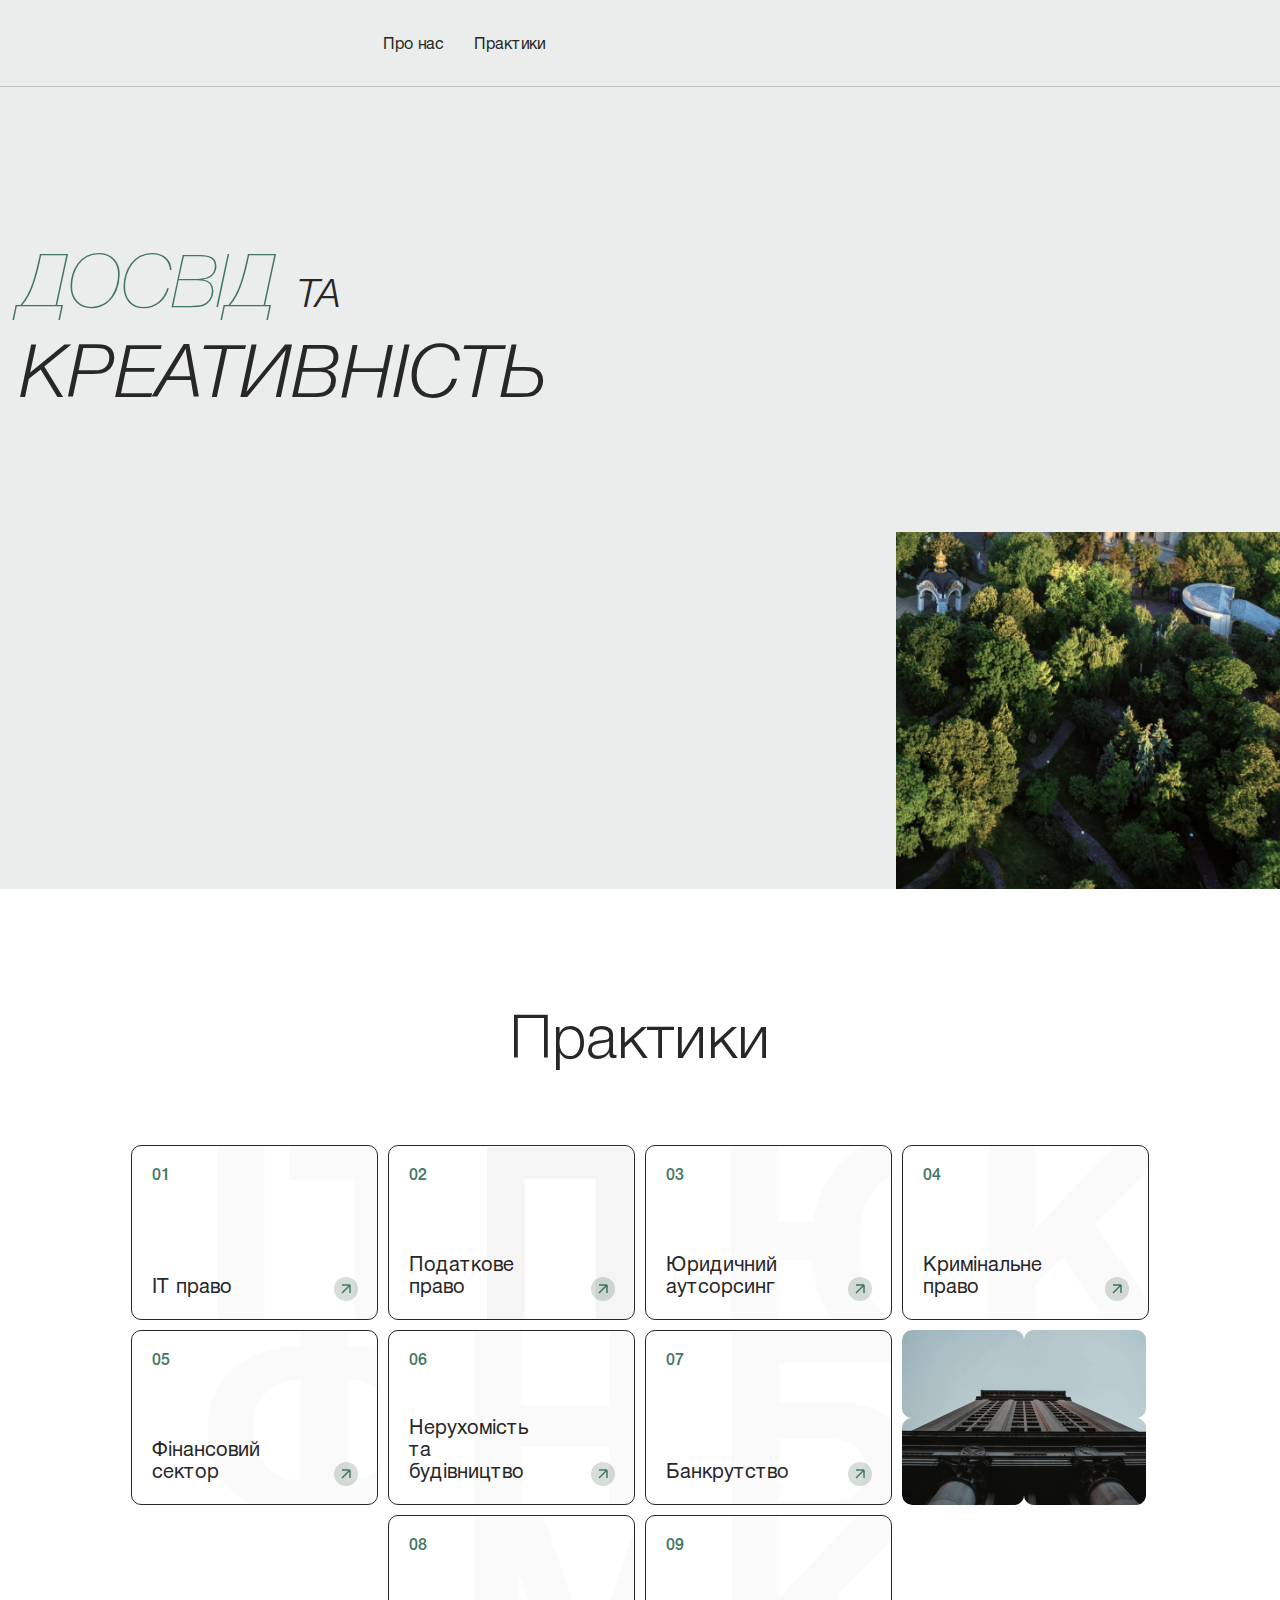
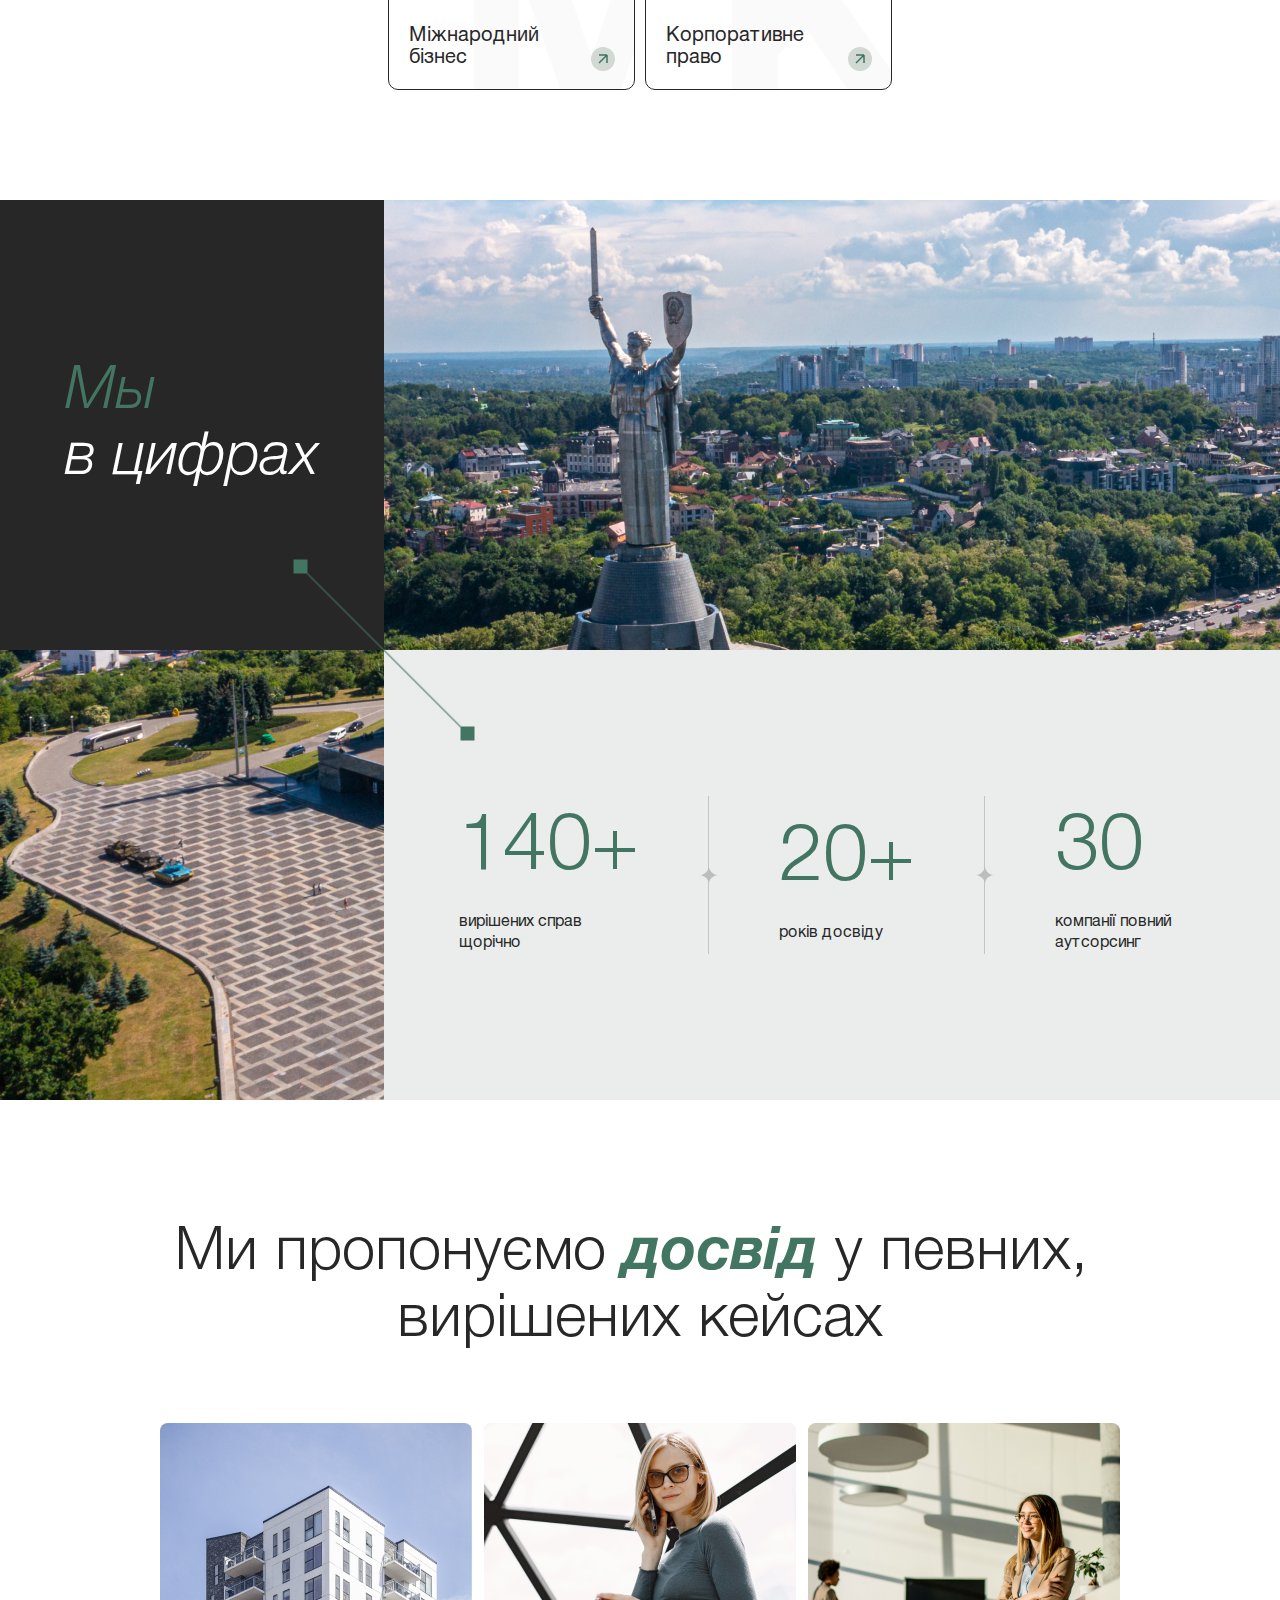
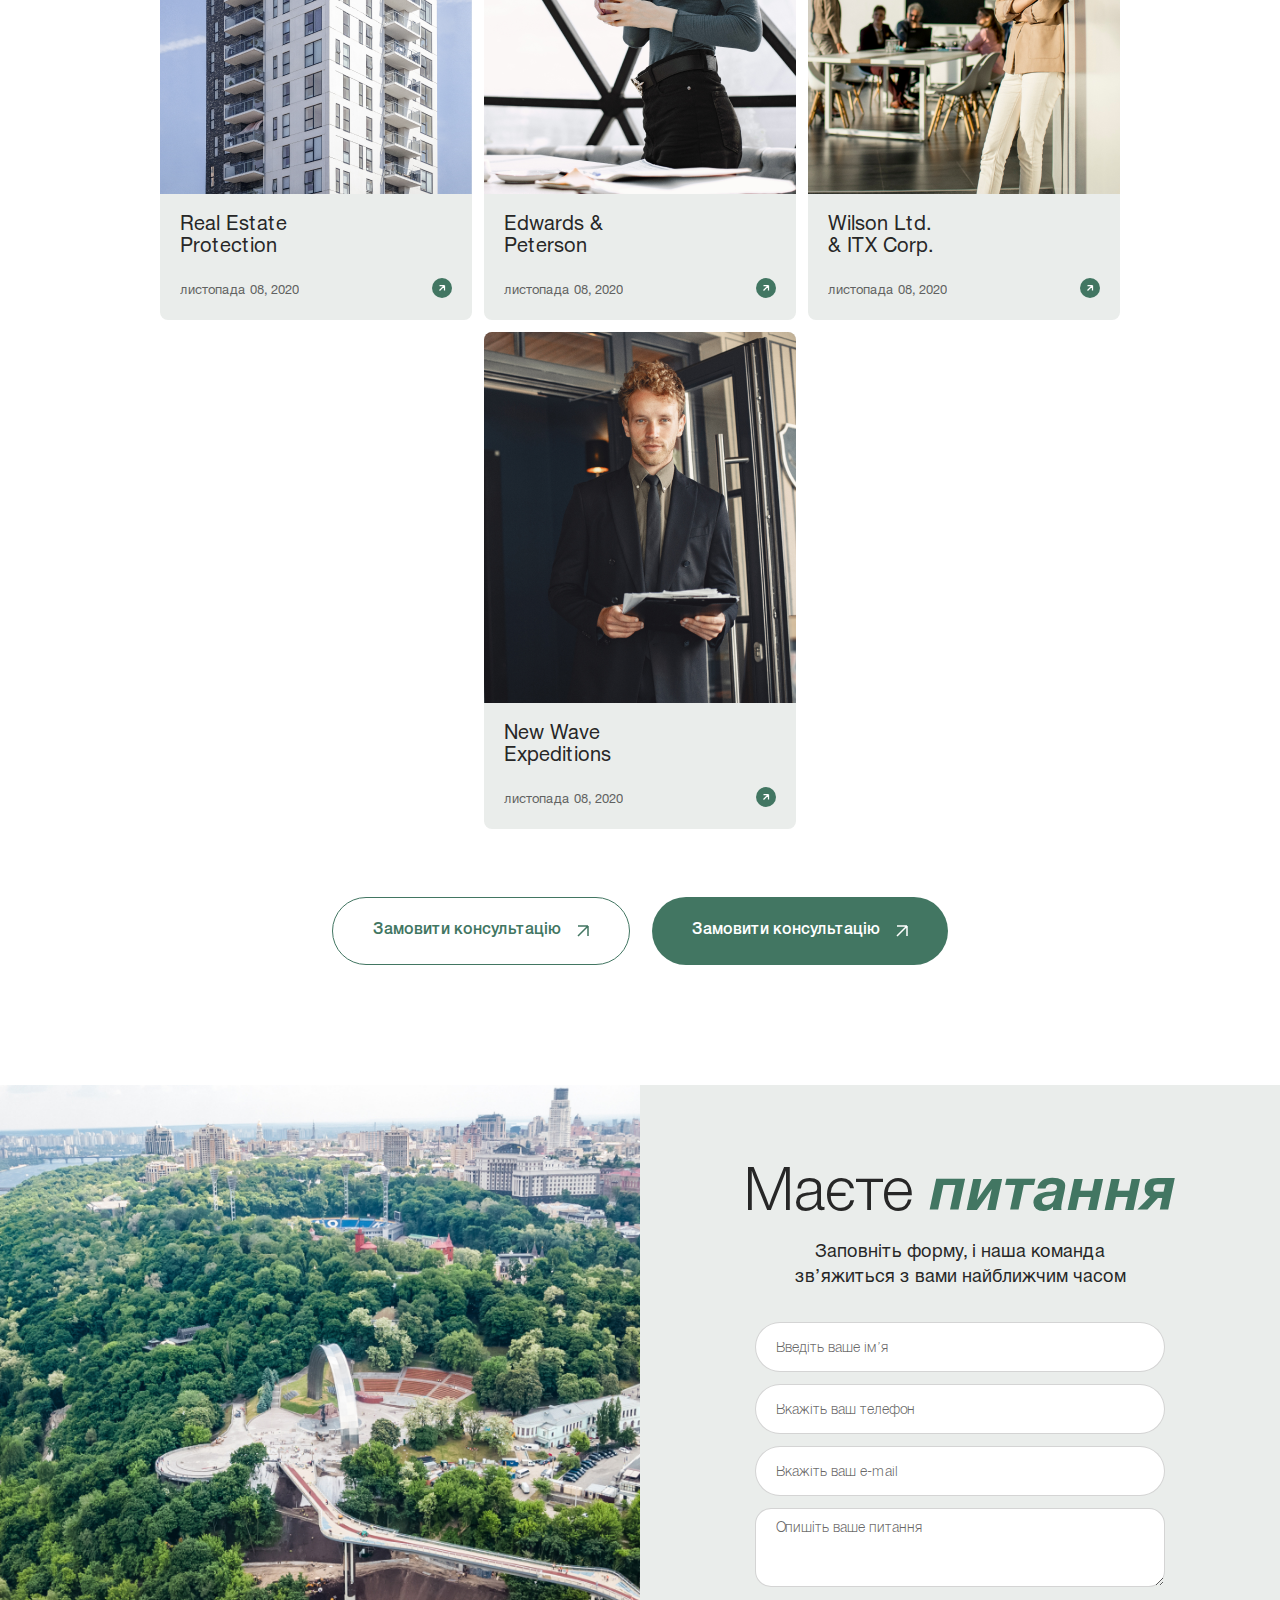
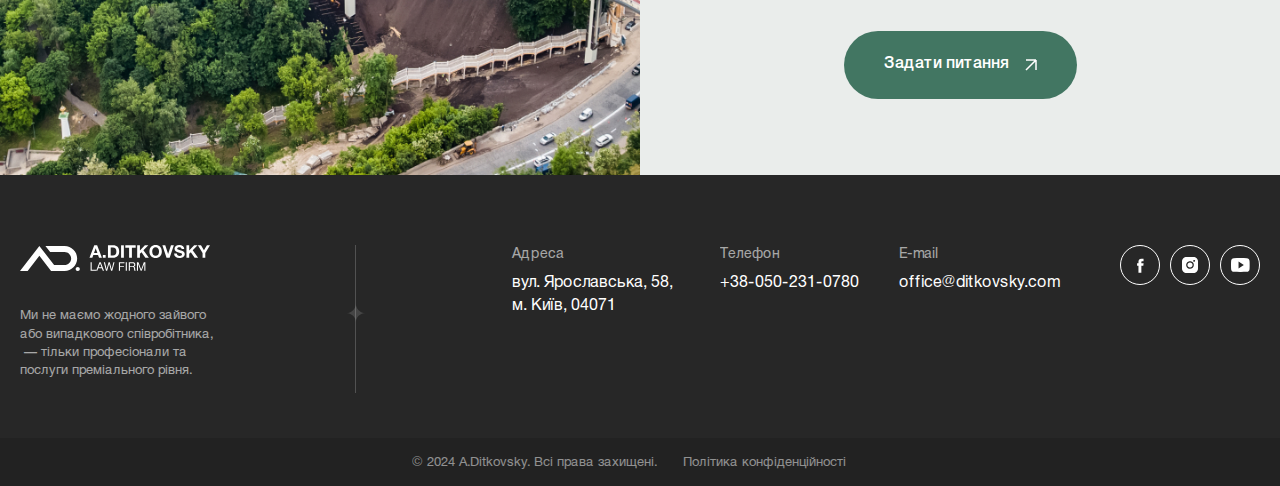
<file: index.html>
<!DOCTYPE html>
<html lang="en">
  <head>
    <meta charset="UTF-8" />
    <meta name="viewport" content="width=device-width, initial-scale=1.0" />
    <title>Diktovsky</title>

    <link rel="stylesheet" href="css/main.css" />
    <link rel="stylesheet" href="css/animation.css" />
  </head>
  <body>
    <div class="wrapper">
      <header class="header">
        <div class="container">
          <div class="header-inner flex items-center">
            <a href="#!" class="logo header-visible">
              <img src="./images/logo.svg" alt="" />
            </a>

            <a href="#!" class="logo-dark">
              <img src="./images/logo-footer.svg" alt="" />
            </a>

            <nav>
              <ul class="header-list flex items-center">
                <li class="header-list-item">
                  <a href="#!">Про нас</a>
                </li>
                <li class="header-list-item">
                  <a href="#!">Практики</a>
                </li>
                <li class="header-list-item">
                  <a href="#!">Кейси</a>
                </li>
                <li class="header-list-item">
                  <a href="#!">Блог</a>
                </li>
                <li class="header-list-item">
                  <a href="#!">Контакти</a>
                </li>
              </ul>
            </nav>

            <div class="end flex items-center">
              <div class="contact-num">
                <a href="tel:+38-050-231-0780">+38-050-231-0780</a>
              </div>

              <ul class="lang flex">
                <li><a href="#!" class="active">Укр</a></li>
                <li><a href="#!">Eng</a></li>
              </ul>
            </div>

            <button class="btn-open">
              <span class="sep-1"></span>
              <span class="sep-2"></span>
            </button>
          </div>
        </div>
      </header>

      <div class="mobile-menu">
        <ul class="mobile-menu-lang flex">
          <li><a href="#!" class="active">Укр</a></li>
          <li><a href="#!">Eng</a></li>
        </ul>

        <ul class="mobile-menu-list flex">
          <li>
            <a href="#!">Про нас</a>
          </li>

          <li>
            <a href="#!">Практики</a>
          </li>

          <li>
            <a href="#!">Кейси</a>
          </li>

          <li>
            <a href="#!">Блог</a>
          </li>

          <li>
            <a href="#!">Контакти</a>
          </li>
        </ul>

        <a href="tel:+38-050-231-0780" class="mob-tel"> +38-050-231-0780 </a>

        <ul class="mobile-menu-social flex">
          <li>
            <a href="#!"><img src="./images/facebook.svg" alt="" /></a>
          </li>

          <li>
            <a href="#!"><img src="./images/inst.svg" alt="" /></a>
          </li>

          <li>
            <a href="#!"><img src="./images/you.svg" alt="" /></a>
          </li>
        </ul>

        <button class="button flex">
          Замовити консультацію
          <img src="./images/right.svg" alt="" />
        </button>
      </div>

      <main class="main">
        <section class="hero">
          <div class="container">
            <div class="hero-inner">
              <h1 class="hero-title">
                <div class="hero-text-one">
                  <span>Досвід</span> <span class="sm">та</span> <br />
                </div>

                <div class="hero-text-two">
                  <span class="cr">Креативність</span>
                </div>
              </h1>

              <div class="mob-inv">
                <button class="button flex" id="consultation-btn">
                  Замовити консультацію
                  <img src="./images/right.svg" alt="" />
                </button>

                <div class="hero-info grid">
                  <div class="hero-info-block flex">
                    <img src="./images/bag.svg" alt="" />
                    <span>Особливі кейси</span>
                  </div>

                  <div class="hero-info-block flex">
                    <img src="./images/bank.svg" alt="" />
                    <span>Практики</span>
                  </div>

                  <img src="./images/sky.svg" class="sky" />
                </div>
              </div>

              <div class="hero-img">
                <img src="./images/bg.png" />

                <span class="hero-img-sep"></span>
                <span class="hero-img-sep2"></span>
                <span class="hero-img-sep3"></span>

                <div class="hero-content flex">
                  <div class="hero-text">
                    <img src="./images/hero.svg" alt="" />
                    <h3>
                      Наш досвід вирішення
                      <span>величезної кількості питань у багатьох сферах</span>
                    </h3>
                  </div>
                </div>
              </div>
            </div>
          </div>
        </section>

        <section class="practice">
          <div class="container">
            <div class="practice__inner">
              <h1 class="title">Практики</h1>

              <ul class="practice-list flex">
                <li class="practice-list-item">
                  <a href="#!">
                    <span class="count">01</span>

                    <div class="bottom flex">
                      <span>ІТ право</span>

                      <div class="r-g">
                        <img
                          src="./images/right-active.svg"
                          class="hover-none"
                        />
                        <img src="./images/r-g.svg" class="hover-img" />
                      </div>
                    </div>

                    <img class="practice-img" src="./images/100.png" alt="" />
                  </a>
                </li>

                <li class="practice-list-item">
                  <a href="#!">
                    <span class="count">02</span>

                    <div class="bottom flex">
                      <span>Податкове право</span>
                      <div class="r-g">
                        <img
                          src="./images/right-active.svg"
                          class="hover-none"
                        />
                        <img src="./images/r-g.svg" class="hover-img" />
                      </div>
                    </div>

                    <img class="practice-img" src="./images/122.png" alt="" />
                    <img class="practice-img" src="./images/122.png" alt="" />
                  </a>
                </li>

                <li class="practice-list-item">
                  <a href="#!">
                    <span class="count">03</span>

                    <div class="bottom flex">
                      <span>Юридичний аутсорсинг</span>
                      <div class="r-g">
                        <img
                          src="./images/right-active.svg"
                          class="hover-none"
                        />
                        <img src="./images/r-g.svg" class="hover-img" />
                      </div>
                    </div>
                    <img class="practice-img" src="./images/300.png" alt="" />
                  </a>
                </li>

                <li class="practice-list-item">
                  <a href="#!">
                    <span class="count">04</span>

                    <div class="bottom flex">
                      <span>Кримінальне право</span>
                      <div class="r-g">
                        <img
                          src="./images/right-active.svg"
                          class="hover-none"
                        />
                        <img src="./images/r-g.svg" class="hover-img" />
                      </div>
                    </div>

                    <img class="practice-img" src="./images/400.png" alt="" />
                  </a>
                </li>

                <li class="practice-list-item">
                  <a href="#!">
                    <span class="count">05</span>

                    <div class="bottom flex">
                      <span>Фінансовий сектор</span>
                      <div class="r-g">
                        <img
                          src="./images/right-active.svg"
                          class="hover-none"
                        />
                        <img src="./images/r-g.svg" class="hover-img" />
                      </div>
                    </div>

                    <img class="practice-img" src="./images/500.png" alt="" />
                  </a>
                </li>

                <li class="practice-list-item">
                  <a href="#!">
                    <span class="count">06</span>

                    <div class="bottom flex">
                      <span>Нерухомість  та будівництво</span>
                      <div class="r-g">
                        <img
                          src="./images/right-active.svg"
                          class="hover-none"
                        />
                        <img src="./images/r-g.svg" class="hover-img" />
                      </div>
                    </div>

                    <img class="practice-img" src="./images/120.png" alt="" />
                  </a>
                </li>

                <li class="practice-list-item">
                  <a href="#!">
                    <span class="count">07</span>

                    <div class="bottom flex">
                      <span>Банкрутство</span>
                      <div class="r-g">
                        <img
                          src="./images/right-active.svg"
                          class="hover-none"
                        />
                        <img src="./images/r-g.svg" class="hover-img" />
                      </div>
                    </div>

                    <img class="practice-img" src="./images/130.png" alt="" />
                  </a>
                </li>

                <li class="practice-list-item item-img">
                  <a href="#!">
                    <img src="./images/10.png" alt="" />
                  </a>
                </li>

                <li class="practice-list-item">
                  <a href="#!">
                    <span class="count">08</span>

                    <div class="bottom flex">
                      <span>Міжнародний бізнес</span>
                      <div class="r-g">
                        <img
                          src="./images/right-active.svg"
                          class="hover-none"
                        />
                        <img src="./images/r-g.svg" class="hover-img" />
                      </div>
                    </div>

                    <img class="practice-img" src="./images/800.png" alt="" />
                  </a>
                </li>

                <li class="practice-list-item">
                  <a href="#!">
                    <span class="count">09</span>

                    <div class="bottom flex">
                      <span>Корпоративне право</span>
                      <div class="r-g">
                        <img
                          src="./images/right-active.svg"
                          class="hover-none"
                        />
                        <img src="./images/r-g.svg" class="hover-img" />
                      </div>
                    </div>

                    <img class="practice-img" src="./images/900.png" alt="" />
                  </a>
                </li>
              </ul>
            </div>
          </div>
        </section>

        <section class="about">
          <div class="about__inner">
            <div class="top flex">
              <h2>
                <span class="green">Мы</span> <br />
                <span>в цифрах</span>
              </h2>
            </div>

            <div class="bottom flex">
              <ul class="flex">
                <li>
                  <span>140+</span>
                  <p>ВИРІШЕНИХ СПРАВ ЩОРІЧНО</p>
                </li>

                <li>
                  <span>20+</span>
                  <p>РОКІВ ДОСВІДУ</p>
                </li>

                <li>
                  <span>30</span>
                  <p>КОМПАНІЇ ПОВНИЙ АУТСОРСИНГ</p>
                </li>
              </ul>
            </div>
          </div>
        </section>

        <section class="product">
          <div class="container">
            <div class="product-inner">
              <h1 class="title">
                Ми пропонуємо <span>досвід</span> у певних, вирішених кейсах
              </h1>
            </div>

            <ul class="product-list flex">
              <li>
                <a href="#!">
                  <img src="./images/pr-1.png" alt="" />
                  <h3>Real Estate Protection</h3>

                  <div class="bottom flex">
                    <span>ЛИСТОПАДА 08, 2020</span>
                    <img src="./images/r-g.svg" alt="" />
                  </div>
                </a>
              </li>

              <li>
                <a href="#!">
                  <img src="./images/pr-2.png" alt="" />
                  <h3>Edwards & Peterson</h3>

                  <div class="bottom flex">
                    <span>ЛИСТОПАДА 08, 2020</span>
                    <img src="./images/r-g.svg" alt="" />
                  </div>
                </a>
              </li>

              <li>
                <a href="#!">
                  <img src="./images/pr-3.png" alt="" />
                  <h3>Wilson Ltd. & ITX Corp.</h3>

                  <div class="bottom flex">
                    <span>ЛИСТОПАДА 08, 2020</span>
                    <img src="./images/r-g.svg" alt="" />
                  </div>
                </a>
              </li>

              <li>
                <a href="#!">
                  <img src="./images/pr-4.png" alt="" />
                  <h3>New Wave Expeditions</h3>

                  <div class="bottom flex">
                    <span>ЛИСТОПАДА 08, 2020</span>
                    <img src="./images/r-g.svg" alt="" />
                  </div>
                </a>
              </li>
            </ul>

            <div class="btns flex">
              <button class="button-transperent">
                <span>Замовити консультацію</span>
                <img src="./images/r-t.svg" alt="" />
              </button>

              <button class="button">
                <span>Замовити консультацію</span>
                <img src="./images/right.svg" alt="" />
              </button>
            </div>
          </div>
        </section>

        <section class="form">
          <div class="form-inner grid">
            <img src="./images/form.jpg" class="form-bg" alt="" />

            <form action="" class="flex" id="myForm">
              <h2>Маєте <span>питання</span></h2>
              <p>
                Заповніть форму, і наша команда зв’яжиться з вами найближчим
                часом
              </p>

              <label class="input-error">
                <input
                  class="input"
                  type="text"
                  name="name"
                  placeholder="Введіть ваше ім’я"
                  required
                />
                <span class="input-error-message"> Незаповнене поле </span>
              </label>

              <label class="input-error">
                <input
                  class="input"
                  type="tel"
                  name="phone"
                  placeholder="Вкажіть ваш телефон"
                  required
                />
                <span class="input-error-message"> Незаповнене поле </span>
              </label>

              <label class="input-error">
                <input
                  class="input"
                  type="email"
                  name="email"
                  placeholder="Вкажіть ваш e-mail"
                  required
                />
                <span class="input-error-message"> Незаповнене поле </span>
              </label>

              <textarea
                class="input"
                placeholder="Опишіть ваше питання"
              ></textarea>

              <button class="button flex" type="submit">
                Задати питання
                <img src="./images/right.svg" alt="" />
              </button>
            </form>
          </div>
        </section>
      </main>

      <footer class="footer">
        <div class="container">
          <div class="footer-inner grid">
            <div class="start">
              <img src="./images/logo-footer.svg" class="logo" alt="logo" />

              <p class="footer-desc">
                Ми не маємо жодного зайвого  або випадкового співробітника,  —
                тільки професіонали та послуги преміального рівня.
              </p>
            </div>

            <div class="end flex">
              <ul class="footer-info flex">
                <li>
                  <h3>Адреса</h3>
                  <p>вул. Ярославська, 58, м. Київ, 04071</p>
                </li>

                <li>
                  <h3>Телефон</h3>
                  <p>+38-050-231-0780</p>
                </li>

                <li>
                  <h3>E-mail</h3>
                  <p>office@ditkovsky.com</p>
                </li>
              </ul>

              <ul class="social flex">
                <li>
                  <a href="#!"><img src="./images/facebook.svg" alt="" /></a>
                  <a href="#!"
                    ><img
                      src="./images/facebook-hover.svg"
                      class="hover"
                      alt=""
                  /></a>
                </li>
                <li>
                  <a href="#!"><img src="./images/inst.svg" alt="" /></a>
                  <a href="#!"
                    ><img src="./images/inst-hover.svg" class="hover" alt=""
                  /></a>
                </li>
                <li>
                  <a href="#!"><img src="./images/you.svg" alt="" /></a>
                  <a href="#!"
                    ><img src="./images/you-hover.svg" class="hover" alt=""
                  /></a>
                </li>
              </ul>
            </div>
          </div>

          <div class="footer-copyright">
            <span>© 2024 A.Ditkovsky. Всі права захищені.</span>
            <span>Політика конфіденційності</span>
          </div>
        </div>
      </footer>
    </div>

    <div class="form-overflow">
      <div class="message">
        <img src="./images/forms.png" alt="" />
        <h2>Дякуємо!</h2>
        <p>Наша команда зв’яжиться з вами  найближчим часом</p>

        <span>
          <img src="./images/close.svg" alt="" />
        </span>
      </div>
    </div>

    <script src="js/jquery.js"></script>
    <script src="js/main.js"></script>
  </body>
</html>
</file>
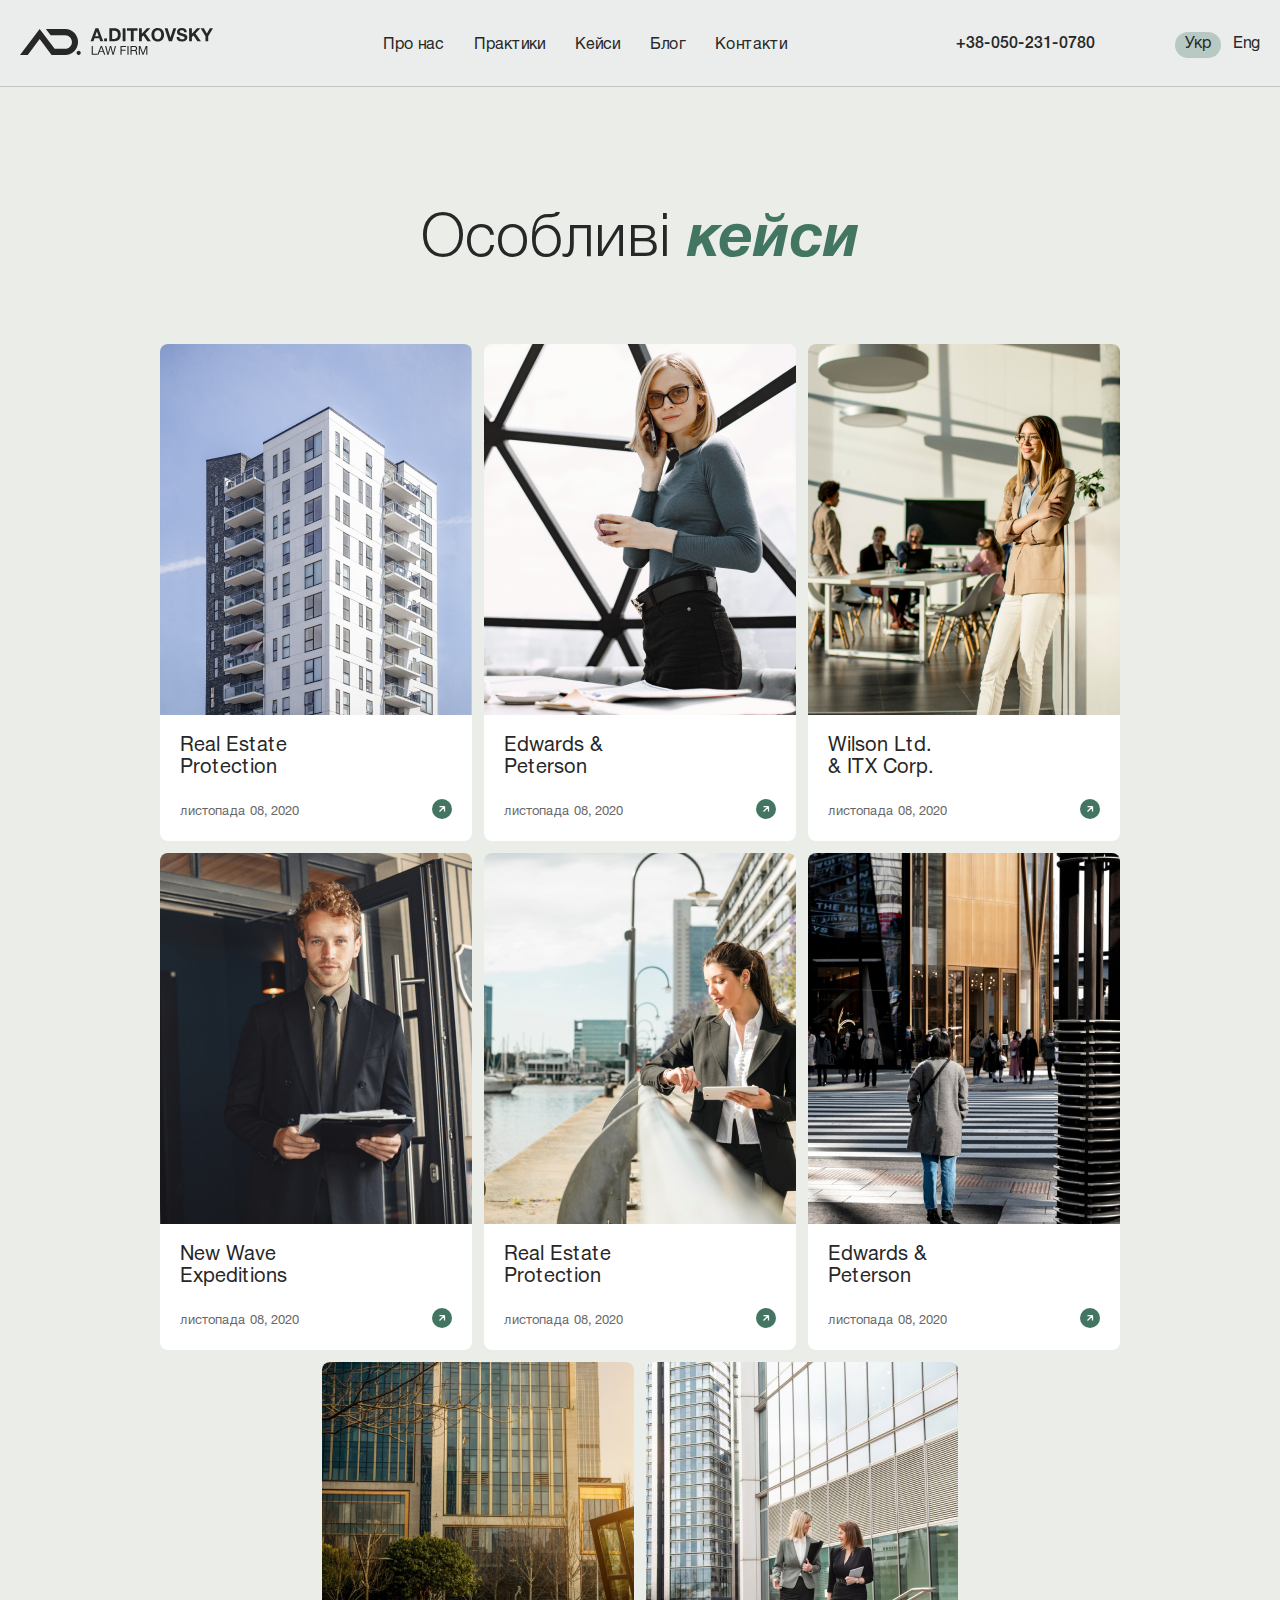
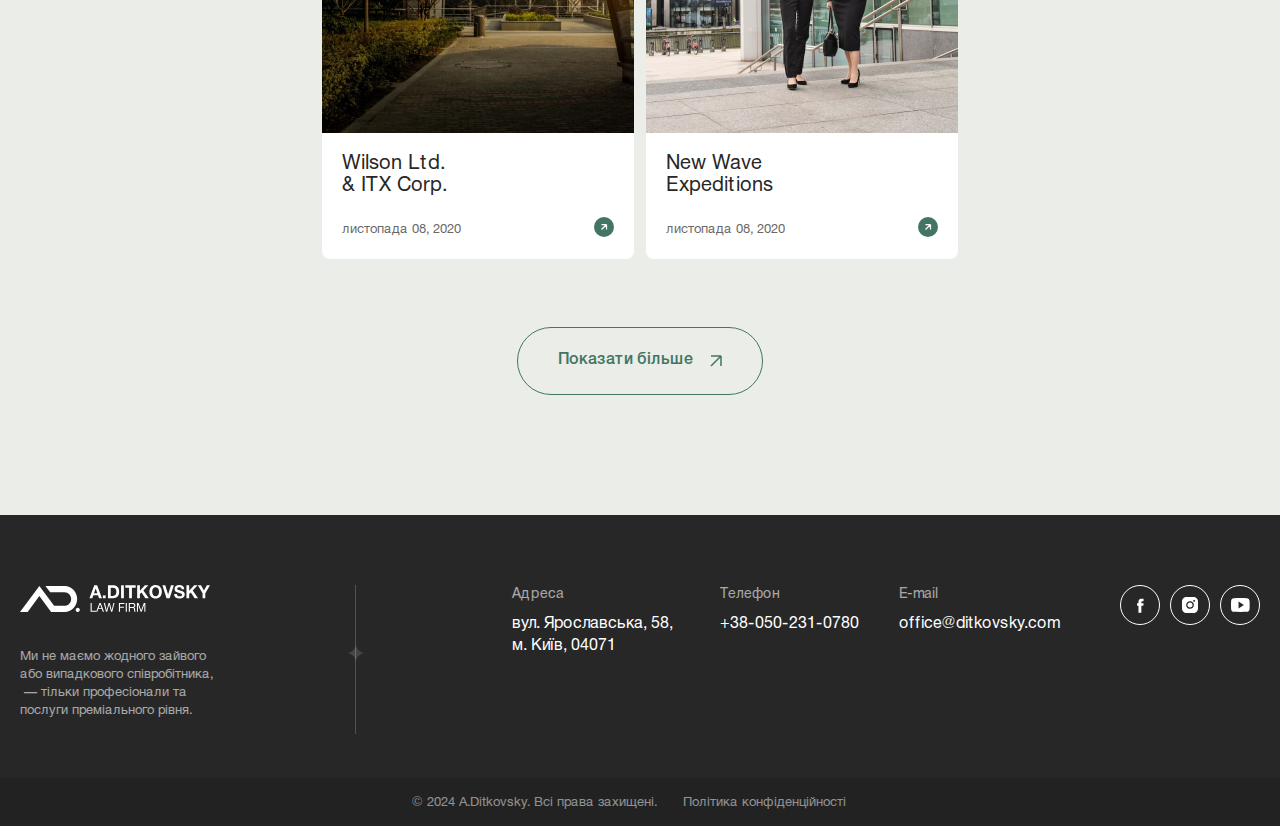
<file: cases.html>
<!DOCTYPE html>
<html lang="en">
  <head>
    <meta charset="UTF-8" />
    <meta name="viewport" content="width=device-width, initial-scale=1.0" />
    <title>Diktovsky</title>

    <link rel="stylesheet" href="css/main.css" />
  </head>

  <body style="background-color: #eaede8">
    <div class="wrapper">
      <header class="header">
        <div class="container">
          <div class="header-inner flex items-center">
            <a href="#!" class="logo">
              <img src="./images/logo.svg" alt="" />
            </a>

            <a href="#!" class="logo-dark">
              <img src="./images/logo-footer.svg" alt="" />
            </a>

            <nav>
              <ul class="header-list flex items-center">
                <li class="header-list-item">
                  <a href="#!">Про нас</a>
                </li>
                <li class="header-list-item">
                  <a href="#!">Практики</a>
                </li>
                <li class="header-list-item">
                  <a href="#!">Кейси</a>
                </li>
                <li class="header-list-item">
                  <a href="#!">Блог</a>
                </li>
                <li class="header-list-item">
                  <a href="#!">Контакти</a>
                </li>
              </ul>
            </nav>

            <div class="end flex items-center">
              <div class="contact-num">
                <a href="tel:+38-050-231-0780">+38-050-231-0780</a>
              </div>

              <ul class="lang flex">
                <li><a href="#!" class="active">Укр</a></li>
                <li><a href="#!">Eng</a></li>
              </ul>
            </div>

            <button class="btn-open">
              <span class="sep-1"></span>
              <span class="sep-2"></span>
            </button>
          </div>
        </div>
      </header>

      <div class="mobile-menu">
        <ul class="mobile-menu-lang flex">
          <li><a href="#!" class="active">Укр</a></li>
          <li><a href="#!">Eng</a></li>
        </ul>

        <ul class="mobile-menu-list flex">
          <li>
            <a href="#!">Про нас</a>
          </li>

          <li>
            <a href="#!">Практики</a>
          </li>

          <li>
            <a href="#!">Кейси</a>
          </li>

          <li>
            <a href="#!">Блог</a>
          </li>

          <li>
            <a href="#!">Контакти</a>
          </li>
        </ul>

        <a href="tel:+38-050-231-0780" class="mob-tel"> +38-050-231-0780 </a>

        <ul class="mobile-menu-social flex">
          <li>
            <a href="#!"><img src="./images/facebook.svg" alt="" /></a>
          </li>

          <li>
            <a href="#!"><img src="./images/inst.svg" alt="" /></a>
          </li>

          <li>
            <a href="#!"><img src="./images/you.svg" alt="" /></a>
          </li>
        </ul>

        <button class="button flex">
          Замовити консультацію
          <img src="./images/right.svg" alt="" />
        </button>
      </div>

      <main class="main">
        <section class="product">
          <div class="container">
            <div class="product-inner">
              <h1 class="title">Особливі <span>кейси</span></h1>
            </div>

            <ul class="product-list product-list-cases flex">
              <li>
                <a href="#!">
                  <img src="./images/pr-1.png" alt="" />
                  <h3>Real Estate Protection</h3>

                  <div class="bottom flex">
                    <span>ЛИСТОПАДА 08, 2020</span>
                    <img src="./images/r-g.svg" alt="" />
                  </div>
                </a>
              </li>

              <li>
                <a href="#!">
                  <img src="./images/pr-2.png" alt="" />
                  <h3>Edwards & Peterson</h3>

                  <div class="bottom flex">
                    <span>ЛИСТОПАДА 08, 2020</span>
                    <img src="./images/r-g.svg" alt="" />
                  </div>
                </a>
              </li>

              <li>
                <a href="#!">
                  <img src="./images/pr-3.png" alt="" />
                  <h3>Wilson Ltd. & ITX Corp.</h3>

                  <div class="bottom flex">
                    <span>ЛИСТОПАДА 08, 2020</span>
                    <img src="./images/r-g.svg" alt="" />
                  </div>
                </a>
              </li>

              <li>
                <a href="#!">
                  <img src="./images/pr-4.png" alt="" />
                  <h3>New Wave Expeditions</h3>

                  <div class="bottom flex">
                    <span>ЛИСТОПАДА 08, 2020</span>
                    <img src="./images/r-g.svg" alt="" />
                  </div>
                </a>
              </li>

              <li>
                <a href="#!">
                  <img src="./images/pr-5.png" alt="" />
                  <h3>Real Estate Protection</h3>

                  <div class="bottom flex">
                    <span>ЛИСТОПАДА 08, 2020</span>
                    <img src="./images/r-g.svg" alt="" />
                  </div>
                </a>
              </li>

              <li>
                <a href="#!">
                  <img src="./images/pr-6.png" alt="" />
                  <h3>Edwards & Peterson</h3>

                  <div class="bottom flex">
                    <span>ЛИСТОПАДА 08, 2020</span>
                    <img src="./images/r-g.svg" alt="" />
                  </div>
                </a>
              </li>

              <li>
                <a href="#!">
                  <img src="./images/pr-7.png" alt="" />
                  <h3>Wilson Ltd. & ITX Corp.</h3>

                  <div class="bottom flex">
                    <span>ЛИСТОПАДА 08, 2020</span>
                    <img src="./images/r-g.svg" alt="" />
                  </div>
                </a>
              </li>

              <li>
                <a href="#!">
                  <img src="./images/pr-8.png" alt="" />
                  <h3>New Wave Expeditions</h3>

                  <div class="bottom flex">
                    <span>ЛИСТОПАДА 08, 2020</span>
                    <img src="./images/r-g.svg" alt="" />
                  </div>
                </a>
              </li>
            </ul>

            <div class="btns flex">
              <button class="button-transperent">
                <span>Показати більше</span>
                <img src="./images/r-t.svg" alt="" />
              </button>
            </div>
          </div>
        </section>
      </main>

      <footer class="footer">
        <div class="container">
          <div class="footer-inner grid">
            <div class="start">
              <img src="./images/logo-footer.svg" class="logo" alt="logo" />

              <p class="footer-desc">
                Ми не маємо жодного зайвого  або випадкового співробітника,  —
                тільки професіонали та послуги преміального рівня.
              </p>
            </div>

            <div class="end flex">
              <ul class="footer-info flex">
                <li>
                  <h3>Адреса</h3>
                  <p>вул. Ярославська, 58, м. Київ, 04071</p>
                </li>

                <li>
                  <h3>Телефон</h3>
                  <p>+38-050-231-0780</p>
                </li>

                <li>
                  <h3>E-mail</h3>
                  <p>office@ditkovsky.com</p>
                </li>
              </ul>

              <ul class="social flex">
                <li>
                  <a href="#!"><img src="./images/facebook.svg" alt="" /></a>
                  <a href="#!"><img src="./images/facebook-hover.svg" class="hover" alt="" /></a>
                </li>
                <li>
                  <a href="#!"><img src="./images/inst.svg" alt="" /></a>
                  <a href="#!"><img src="./images/inst-hover.svg" class="hover" alt="" /></a>
                </li>
                <li>
                  <a href="#!"><img src="./images/you.svg" alt="" /></a>
                  <a href="#!"><img src="./images/you-hover.svg" class="hover" alt="" /></a>
                </li>
              </ul>
            </div>
          </div>

          <div class="footer-copyright">
            <span>© 2024 A.Ditkovsky. Всі права захищені.</span>
            <span>Політика конфіденційності</span>
          </div>
        </div>
      </footer>
    </div>

    <script src="js/jquery.js"></script>
    <script src="js/main.js"></script>
  </body>
</html>
</file>
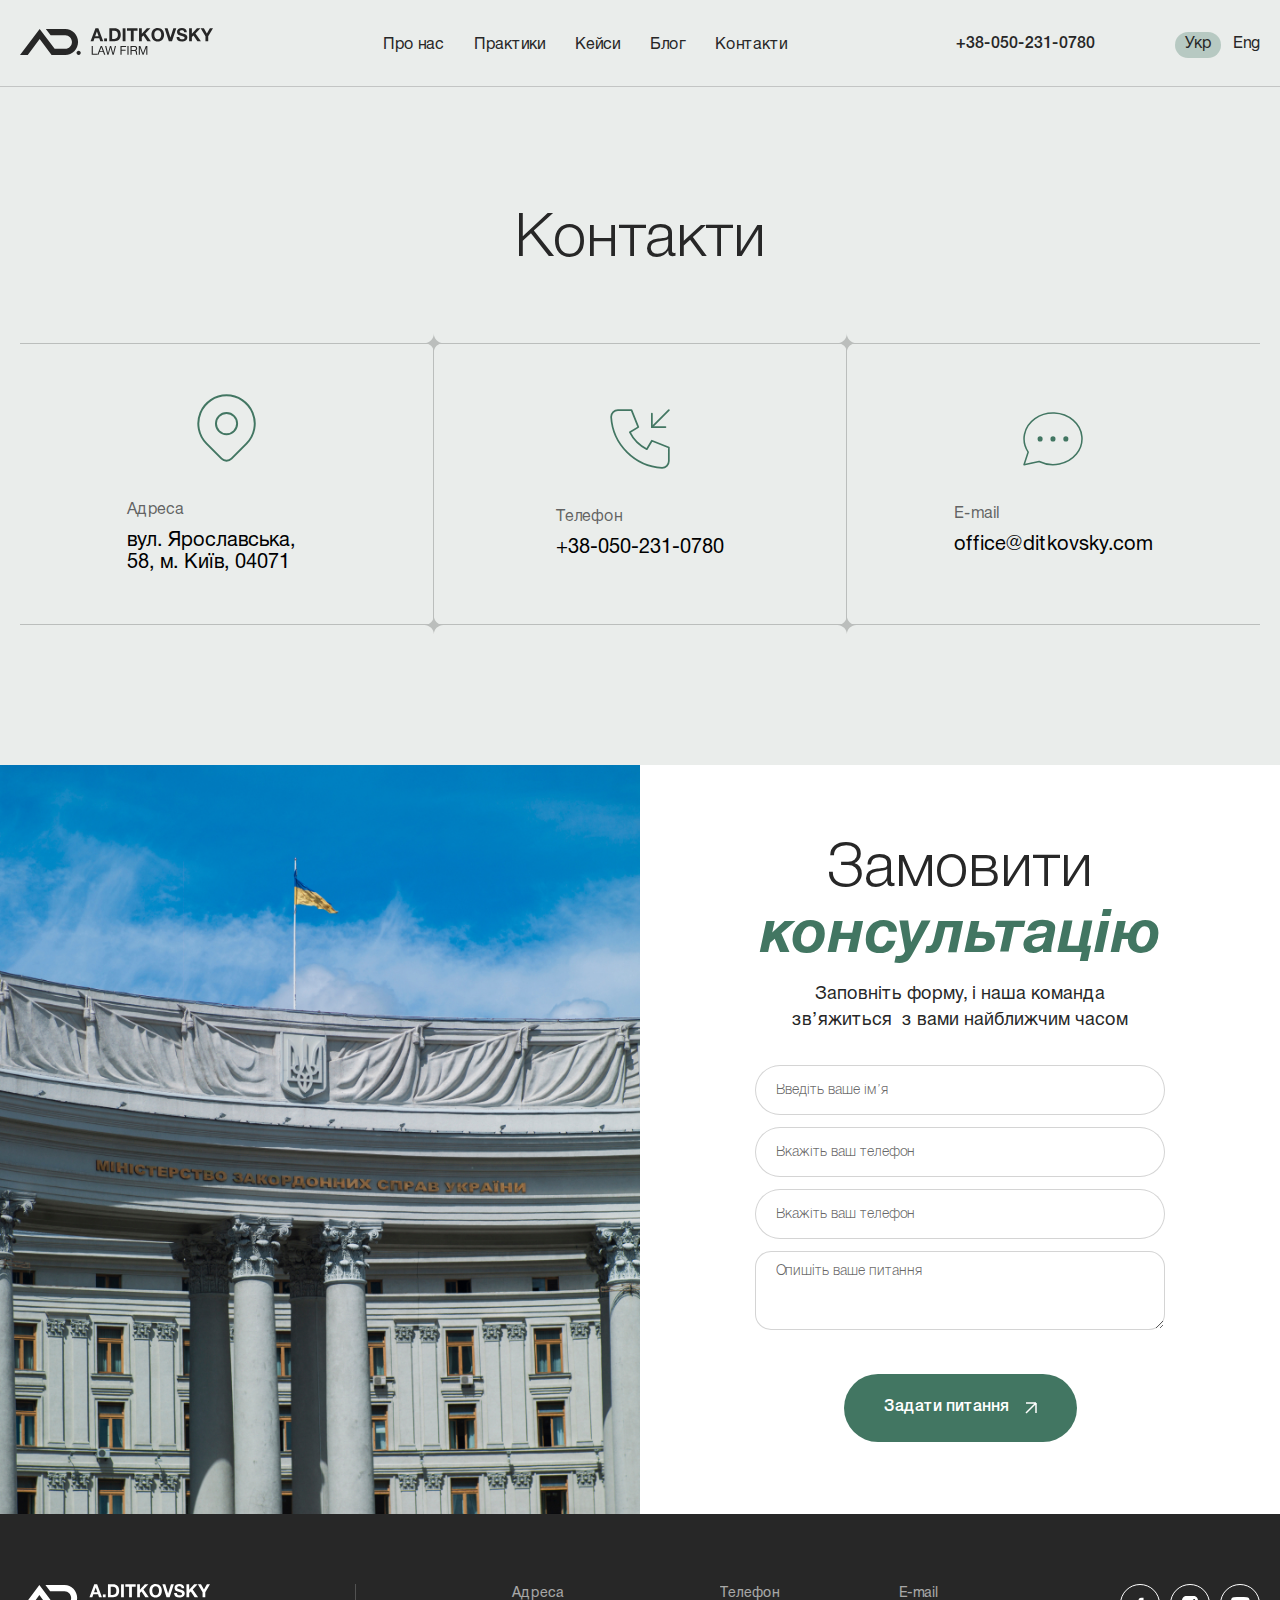
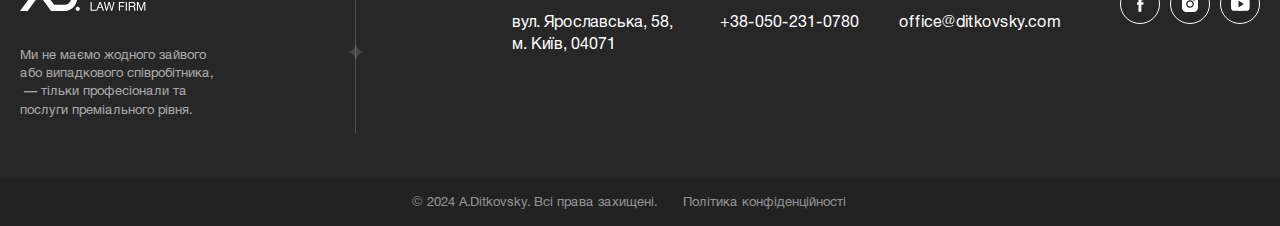
<file: contacts.html>
<!DOCTYPE html>
<html lang="en">
  <head>
    <meta charset="UTF-8" />
    <meta name="viewport" content="width=device-width, initial-scale=1.0" />
    <title>Contacts</title>

    <link rel="stylesheet" href="css/main.css" />
  </head>
  <body>
    <div class="wrapper">
      <header class="header">
        <div class="container">
          <div class="header-inner flex items-center">
            <a href="#!" class="logo">
              <img src="./images/logo.svg" alt="" />
            </a>

            <a href="#!" class="logo-dark">
              <img src="./images/logo-footer.svg" alt="" />
            </a>

            <nav>
              <ul class="header-list flex items-center">
                <li class="header-list-item">
                  <a href="#!">Про нас</a>
                </li>
                <li class="header-list-item">
                  <a href="#!">Практики</a>
                </li>
                <li class="header-list-item">
                  <a href="#!">Кейси</a>
                </li>
                <li class="header-list-item">
                  <a href="#!">Блог</a>
                </li>
                <li class="header-list-item">
                  <a href="#!">Контакти</a>
                </li>
              </ul>
            </nav>

            <div class="end flex items-center">
              <div class="contact-num">
                <a href="tel:+38-050-231-0780">+38-050-231-0780</a>
              </div>

              <ul class="lang flex">
                <li><a href="#!" class="active">Укр</a></li>
                <li><a href="#!">Eng</a></li>
              </ul>
            </div>

            <button class="btn-open">
              <span class="sep-1"></span>
              <span class="sep-2"></span>
            </button>
          </div>
        </div>
      </header>

      <div class="mobile-menu">
        <ul class="mobile-menu-lang flex">
          <li><a href="#!" class="active">Укр</a></li>
          <li><a href="#!">Eng</a></li>
        </ul>

        <ul class="mobile-menu-list flex">
          <li>
            <a href="#!">Про нас</a>
          </li>

          <li>
            <a href="#!">Практики</a>
          </li>

          <li>
            <a href="#!">Кейси</a>
          </li>

          <li>
            <a href="#!">Блог</a>
          </li>

          <li>
            <a href="#!">Контакти</a>
          </li>
        </ul>

        <a href="tel:+38-050-231-0780" class="mob-tel"> +38-050-231-0780 </a>

        <ul class="mobile-menu-social flex">
          <li>
            <a href="#!"><img src="./images/facebook.svg" alt="" /></a>
          </li>

          <li>
            <a href="#!"><img src="./images/inst.svg" alt="" /></a>
          </li>

          <li>
            <a href="#!"><img src="./images/you.svg" alt="" /></a>
          </li>
        </ul>

        <button class="button flex">
          Замовити консультацію
          <img src="./images/right.svg" alt="" />
        </button>
      </div>

      <main class="main">
        <section class="contact">
          <div class="container">
            <div class="contact-inner">
              <h1 class="title">Контакти</h1>

              <ul class="contact-list flex">
                <li>
                  <div class="start">
                    <img src="./images/01.svg" alt="" />
                  </div>

                  <div class="end">
                    <span>Адреса</span>
                    <p>вул. Ярославська, 58, м. Київ, 04071</p>
                  </div>
                </li>

                <li>
                  <div class="start">
                    <img src="./images/02.svg" alt="" />
                  </div>

                  <div class="end">
                    <span>Телефон</span>
                    <p>+38-050-231-0780</p>
                  </div>
                </li>

                <li>
                  <div class="start">
                    <img src="./images/03.svg" alt="" />
                  </div>

                  <div class="end">
                    <span>E-mail</span>
                    <p>office@ditkovsky.com</p>
                  </div>
                </li>
              </ul>
            </div>
          </div>
        </section>

        <section class="form form-cons">
          <div class="form-inner grid">
            <img src="./images/urk.jpg" class="form-bg" alt="" />

            <form action="" class="flex">
              <h2>
                Замовити <br />
                <span>консультацію</span>
              </h2>
              <p>
                Заповніть форму, і наша команда зв’яжиться  з вами найближчим
                часом
              </p>

              <input
                class="input"
                type="text"
                placeholder="Введіть ваше ім’я" required
              />
              <input
                class="input"
                type="tel"
                placeholder="Вкажіть ваш телефон" required
              />
              <input
                class="input"
                type="Вкажіть ваш e-mail"
                placeholder="Вкажіть ваш телефон" required
              />
              <textarea
                placeholder="Опишіть ваше питання" 
                class="input"
              ></textarea>

              <button class="button flex" type="submit">
                Задати питання
                <img src="./images/right.svg" alt="" />
              </button>
            </form>
          </div>
        </section>
      </main>

      <footer class="footer">
        <div class="container">
          <div class="footer-inner grid">
            <div class="start">
              <img src="./images/logo-footer.svg" class="logo" alt="logo" />

              <p class="footer-desc">
                Ми не маємо жодного зайвого  або випадкового співробітника,  —
                тільки професіонали та послуги преміального рівня.
              </p>
            </div>

            <div class="end flex">
              <ul class="footer-info flex">
                <li>
                  <h3>Адреса</h3>
                  <p>вул. Ярославська, 58, м. Київ, 04071</p>
                </li>

                <li>
                  <h3>Телефон</h3>
                  <p>+38-050-231-0780</p>
                </li>

                <li>
                  <h3>E-mail</h3>
                  <p>office@ditkovsky.com</p>
                </li>
              </ul>

              <ul class="social flex">
                <li>
                  <a href="#!"><img src="./images/facebook.svg" alt="" /></a>
                  <a href="#!"><img src="./images/facebook-hover.svg" class="hover" alt="" /></a>
                </li>
                <li>
                  <a href="#!"><img src="./images/inst.svg" alt="" /></a>
                  <a href="#!"><img src="./images/inst-hover.svg" class="hover" alt="" /></a>
                </li>
                <li>
                  <a href="#!"><img src="./images/you.svg" alt="" /></a>
                  <a href="#!"><img src="./images/you-hover.svg" class="hover" alt="" /></a>
                </li>
              </ul>
            </div>
          </div>

          <div class="footer-copyright">
            <span>© 2024 A.Ditkovsky. Всі права захищені.</span>
            <span>Політика конфіденційності</span>
          </div>
        </div>
      </footer>
    </div>

    <script src="js/jquery.js"></script>
    <script src="js/main.js"></script>
  </body>
</html>
</file>
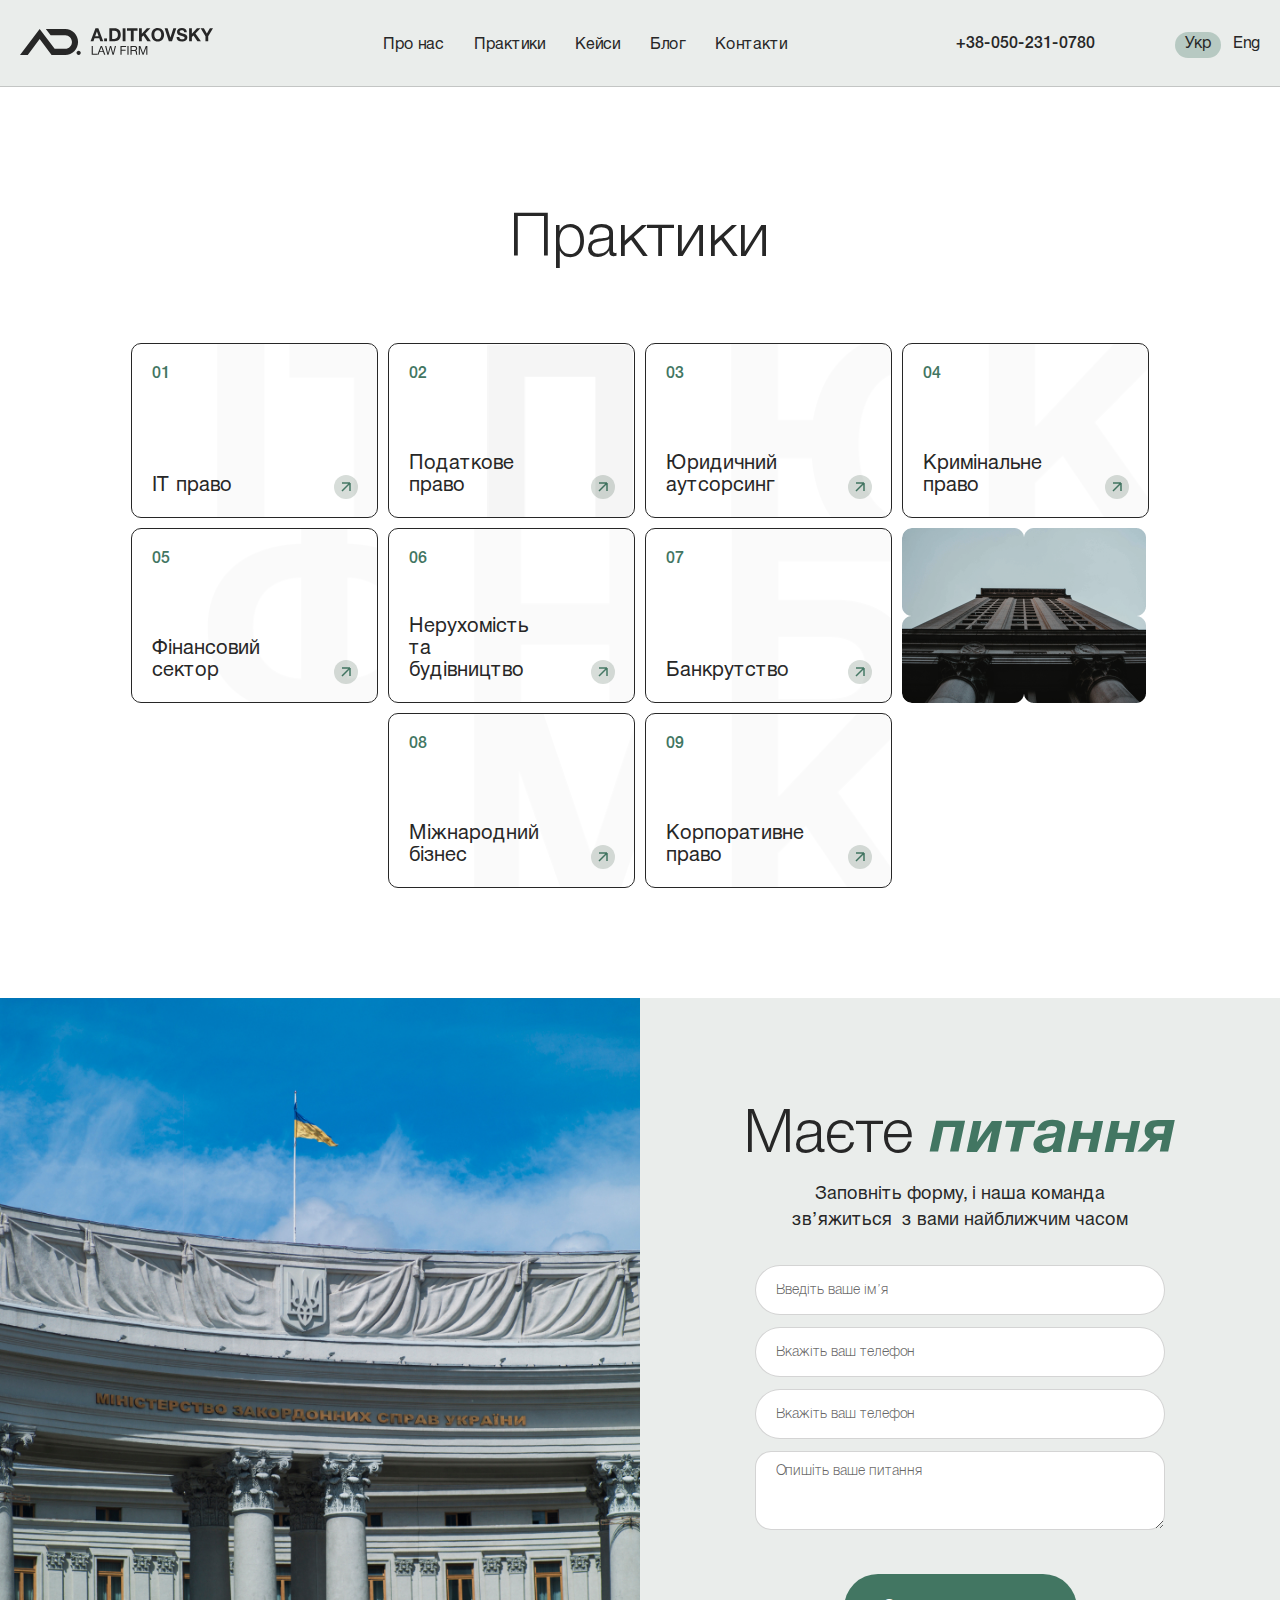
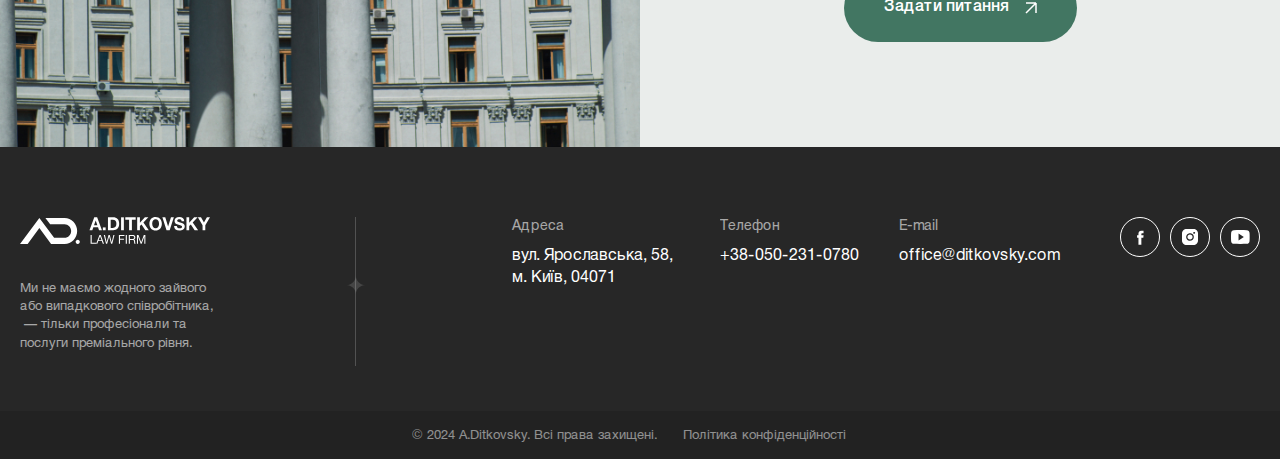
<file: ptactice.html>
<!DOCTYPE html>
<html lang="en">
  <head>
    <meta charset="UTF-8" />
    <meta name="viewport" content="width=device-width, initial-scale=1.0" />
    <title>Diktovsky</title>

    <link rel="stylesheet" href="css/main.css" />
  </head>
  <body>
    <div class="wrapper">
      <header class="header">
        <div class="container">
          <div class="header-inner flex items-center">
            <a href="#!" class="logo">
              <img src="./images/logo.svg" alt="" />
            </a>

            <a href="#!" class="logo-dark">
              <img src="./images/logo-footer.svg" alt="" />
            </a>

            <nav>
              <ul class="header-list flex items-center">
                <li class="header-list-item">
                  <a href="#!">Про нас</a>
                </li>
                <li class="header-list-item">
                  <a href="#!">Практики</a>
                </li>
                <li class="header-list-item">
                  <a href="#!">Кейси</a>
                </li>
                <li class="header-list-item">
                  <a href="#!">Блог</a>
                </li>
                <li class="header-list-item">
                  <a href="#!">Контакти</a>
                </li>
              </ul>
            </nav>

            <div class="end flex items-center">
              <div class="contact-num">
                <a href="tel:+38-050-231-0780">+38-050-231-0780</a>
              </div>

              <ul class="lang flex">
                <li><a href="#!" class="active">Укр</a></li>
                <li><a href="#!">Eng</a></li>
              </ul>
            </div>

            <button class="btn-open">
              <span class="sep-1"></span>
              <span class="sep-2"></span>
            </button>
          </div>
        </div>
      </header>

      <div class="mobile-menu">
        <ul class="mobile-menu-lang flex">
          <li><a href="#!" class="active">Укр</a></li>
          <li><a href="#!">Eng</a></li>
        </ul>

        <ul class="mobile-menu-list flex">
          <li>
            <a href="#!">Про нас</a>
          </li>

          <li>
            <a href="#!">Практики</a>
          </li>

          <li>
            <a href="#!">Кейси</a>
          </li>

          <li>
            <a href="#!">Блог</a>
          </li>

          <li>
            <a href="#!">Контакти</a>
          </li>
        </ul>

        <a href="tel:+38-050-231-0780" class="mob-tel"> +38-050-231-0780 </a>

        <ul class="mobile-menu-social flex">
          <li>
            <a href="#!"><img src="./images/facebook.svg" alt="" /></a>
          </li>

          <li>
            <a href="#!"><img src="./images/inst.svg" alt="" /></a>
          </li>

          <li>
            <a href="#!"><img src="./images/you.svg" alt="" /></a>
          </li>
        </ul>

        <button class="button flex">
          Замовити консультацію
          <img src="./images/right.svg" alt="" />
        </button>
      </div>

      <main class="main">
        <section class="practice">
          <div class="container">
            <div class="practice__inner">
              <h1 class="title">Практики</h1>

              <ul class="practice-list flex">
                <li class="practice-list-item">
                  <a href="#!">
                    <span class="count">01</span>

                    <div class="bottom flex">
                      <span>ІТ право</span>

                      <div class="r-g">
                        <img src="./images/right-active.svg" class="hover-none" />
                        <img src="./images/r-g.svg" class="hover-img" />
                      </div>
                    </div>

                    <img class="practice-img" src="./images/100.png" alt="" />
                  </a>
                </li>

                <li class="practice-list-item">
                  <a href="#!">
                    <span class="count">02</span>

                    <div class="bottom flex">
                      <span>Податкове право</span>
                      <div class="r-g">
                        <img src="./images/right-active.svg" class="hover-none" />
                        <img src="./images/r-g.svg" class="hover-img" />
                      </div>
                    </div>

                    <img class="practice-img" src="./images/122.png" alt="" />
                    <img class="practice-img" src="./images/122.png" alt="" />
                  </a>
                </li>

                <li class="practice-list-item">
                  <a href="#!">
                    <span class="count">03</span>

                    <div class="bottom flex">
                      <span>Юридичний аутсорсинг</span>
                      <div class="r-g">
                        <img src="./images/right-active.svg" class="hover-none" />
                        <img src="./images/r-g.svg" class="hover-img" />
                      </div>
                    </div>
                    <img class="practice-img" src="./images/300.png" alt="" />
                  </a>
                </li>

                <li class="practice-list-item">
                  <a href="#!">
                    <span class="count">04</span>

                    <div class="bottom flex">
                      <span>Кримінальне право</span>
                      <div class="r-g">
                        <img src="./images/right-active.svg" class="hover-none" />
                        <img src="./images/r-g.svg" class="hover-img" />
                      </div>
                    </div>

                    <img class="practice-img" src="./images/400.png" alt="" />
                  </a>
                </li>

                <li class="practice-list-item">
                  <a href="#!">
                    <span class="count">05</span>

                    <div class="bottom flex">
                      <span>Фінансовий сектор</span>
                      <div class="r-g">
                        <img src="./images/right-active.svg" class="hover-none" />
                        <img src="./images/r-g.svg" class="hover-img" />
                      </div>
                    </div>

                    <img class="practice-img" src="./images/500.png" alt="" />
                  </a>
                </li>

                <li class="practice-list-item">
                  <a href="#!">
                    <span class="count">06</span>

                    <div class="bottom flex">
                      <span>Нерухомість  та будівництво</span>
                        <div class="r-g">
                          <img src="./images/right-active.svg" class="hover-none" />
                          <img src="./images/r-g.svg" class="hover-img" />
                        </div>
                    </div>

                    <img class="practice-img" src="./images/120.png" alt="" />
                  </a>
                </li>

                <li class="practice-list-item">
                  <a href="#!">
                    <span class="count">07</span>

                    <div class="bottom flex">
                      <span>Банкрутство</span>
                      <div class="r-g">
                        <img src="./images/right-active.svg" class="hover-none" />
                        <img src="./images/r-g.svg" class="hover-img" />
                      </div>
                    </div>

                    <img class="practice-img" src="./images/130.png" alt="" />
                  </a>
                </li>

                <li class="practice-list-item item-img">
                  <a href="#!">
                    <img src="./images/10.png" alt="" />
                  </a>
                </li>

                <li class="practice-list-item">
                  <a href="#!">
                    <span class="count">08</span>

                    <div class="bottom flex">
                      <span>Міжнародний бізнес</span>
                      <div class="r-g">
                        <img src="./images/right-active.svg" class="hover-none" />
                        <img src="./images/r-g.svg" class="hover-img" />
                      </div>
                    </div>

                    <img class="practice-img" src="./images/800.png" alt="" />
                  </a>
                </li>

                <li class="practice-list-item">
                  <a href="#!">
                    <span class="count">09</span>

                    <div class="bottom flex">
                      <span>Корпоративне право</span>
                      <div class="r-g">
                        <img src="./images/right-active.svg" class="hover-none" />
                        <img src="./images/r-g.svg" class="hover-img" />
                      </div>
                    </div>

                    <img class="practice-img" src="./images/900.png" alt="" />
                  </a>
                </li>
              </ul>
            </div>
          </div>
        </section>

        <section class="form">
          <div class="form-inner form-practice grid">
            <img src="./images/urk.jpg" class="form-bg" alt="" />

            <form action="" class="flex">
              <h2>Маєте <span>питання</span></h2>
              <p>
                Заповніть форму, і наша команда зв’яжиться  з вами найближчим
                часом
              </p>

              <input class="input" required type="text" placeholder="Введіть ваше ім’я" />
              <input class="input" required type="tel" placeholder="Вкажіть ваш телефон" />
              <input class="input" required
                type="Вкажіть ваш e-mail"
                placeholder="Вкажіть ваш телефон"
              />
              <textarea placeholder="Опишіть ваше питання" class="input"></textarea>

              <button class="button flex " type="submit">
                Задати питання
                <img src="./images/right.svg" alt="" />
              </button>
            </form>
          </div>
        </section>
      </main>

      <footer class="footer">
        <div class="container">
          <div class="footer-inner grid">
            <div class="start">
              <img src="./images/logo-footer.svg" class="logo" alt="logo" />

              <p class="footer-desc">
                Ми не маємо жодного зайвого  або випадкового співробітника,  —
                тільки професіонали та послуги преміального рівня.
              </p>
            </div>

            <div class="end flex">
              <ul class="footer-info flex">
                <li>
                  <h3>Адреса</h3>
                  <p>вул. Ярославська, 58, м. Київ, 04071</p>
                </li>

                <li>
                  <h3>Телефон</h3>
                  <p>+38-050-231-0780</p>
                </li>

                <li>
                  <h3>E-mail</h3>
                  <p>office@ditkovsky.com</p>
                </li>
              </ul>

              <ul class="social flex">
                <li>
                  <a href="#!"><img src="./images/facebook.svg" alt="" /></a>
                  <a href="#!"><img src="./images/facebook-hover.svg" class="hover" alt="" /></a>
                </li>
                <li>
                  <a href="#!"><img src="./images/inst.svg" alt="" /></a>
                  <a href="#!"><img src="./images/inst-hover.svg" class="hover" alt="" /></a>
                </li>
                <li>
                  <a href="#!"><img src="./images/you.svg" alt="" /></a>
                  <a href="#!"><img src="./images/you-hover.svg" class="hover" alt="" /></a>
                </li>
              </ul>
            </div>
          </div>

          <div class="footer-copyright">
            <span>© 2024 A.Ditkovsky. Всі права захищені.</span>
            <span>Політика конфіденційності</span>
          </div>
        </div>
      </footer>
    </div>

    <script src="js/jquery.js"></script>
    <script src="js/main.js"></script>
  </body>
</html>
</file>
<file: css/main.css>
@font-face {
  font-family: "HelveticaNeueCyr";
  font-weight: normal;
  font-style: normal;
  src: url("../fonts/HelveticaNeueCyr-Roman.woff2") format("woff2");
}
@font-face {
  font-family: "HelveticaNeueCyr";
  font-weight: bold;
  font-style: normal;
  src: url("../fonts/HelveticaNeueCyr-Bold.woff2") format("woff2");
}
@font-face {
  font-family: "HelveticaNeueCyr";
  font-weight: normal;
  font-style: italic;
  src: url("../fonts/HelveticaNeueCyr-Italic.woff2") format("woff2");
}
@font-face {
  font-family: "HelveticaNeueCyr";
  font-weight: bold;
  font-style: italic;
  src: url("../fonts/HelveticaNeueCyr-BoldItalic.woff2") format("woff2");
}
@font-face {
  font-family: "HelveticaNeueCyr";
  font-weight: 800; /* Heavy */
  font-style: normal;
  src: url("../fonts/HelveticaNeueCyr-Heavy.woff2") format("woff2");
}
@font-face {
  font-family: "HelveticaNeueCyr";
  font-weight: 800; /* Heavy Italic */
  font-style: italic;
  src: url("../fonts/HelveticaNeueCyr-HeavyItalic.woff2") format("woff2");
}
@font-face {
  font-family: "HelveticaNeueCyr";
  font-weight: 100; /* Thin */
  font-style: italic;
  src: url("../fonts/HelveticaNeueCyr-ThinItalic.woff2") format("woff2");
}
@font-face {
  font-family: "HelveticaNeueCyr";
  font-weight: 100; /* Thin Italic */
  font-style: italic;
  src: url("../fonts/HelveticaNeueCyr-ThinItalic.woff2") format("woff2");
}
@font-face {
  font-family: "HelveticaNeueCyr";
  font-weight: 300; /* Light */
  font-style: normal;
  src: url("../fonts/HelveticaNeueCyr-Light.woff2") format("woff2");
}
@font-face {
  font-family: "HelveticaNeueCyr";
  font-weight: 300; /* Light Italic */
  font-style: italic;
  src: url("../fonts/HelveticaNeueCyr-LightItalic.woff2") format("woff2");
}
@font-face {
  font-family: "HelveticaNeueCyr";
  font-weight: 500; /* Medium */
  font-style: normal;
  src: url("../fonts/HelveticaNeueCyr-Medium.woff2") format("woff2");
}
@font-face {
  font-family: "HelveticaNeueCyr";
  font-weight: 500; /* Medium Italic */
  font-style: italic;
  src: url("../fonts/HelveticaNeueCyr-MediumItalic.woff2") format("woff2");
}
@font-face {
  font-family: "HelveticaNeueCyr";
  font-weight: 200; /* UltraLight */
  font-style: normal;
  src: url("../fonts/HelveticaNeueCyr-UltraLight.woff2") format("woff2");
}
@font-face {
  font-family: "HelveticaNeueCyr";
  font-weight: 200; /* UltraLight Italic */
  font-style: italic;
  src: url("../fonts/HelveticaNeueCyr-UltraLightItalic.woff2") format("woff2");
}
*,
*::before,
*::after {
  margin: 0;
  padding: 0;
  -webkit-box-sizing: border-box;
  box-sizing: border-box;
  -webkit-transition: 0.2s ease-in-out;
  transition: 0.2s ease-in-out;
}

body {
  padding: 0;
  margin: 0;
  padding: 87px 0 0 0;
}

img {
  max-width: 100%;
  height: auto;
  -o-object-fit: cover;
  object-fit: cover;
}

h1,
h2,
h3,
h4,
h5,
h6 {
  padding: 0;
  margin: 0;
}

ul,
li {
  padding: 0;
  margin: 0;
  list-style: none;
}

button {
  padding: 0;
  margin: 0;
  background: none;
  outline: none;
  cursor: pointer;
  border: none;
}

input,
textarea {
  padding: 0;
  margin: 0;
  background-color: transparent;
  border: none;
  outline: none;
}

a {
  color: #000;
  text-decoration: none;
}

.container {
  max-width: 1360px;
  margin: 0 auto;
  padding: 0 20px;
}

.flex {
  display: -webkit-box;
  display: -ms-flexbox;
  display: flex;
}

.items-center {
  -webkit-box-align: center;
  -ms-flex-align: center;
  align-items: center;
}

.grid {
  display: -ms-grid;
  display: grid;
}

.wrapper {
  overflow-x: hidden;
}

.button {
  font-family: var(--font-family);
  font-weight: 500;
  font-size: 16px;
  line-height: 110%;
  color: #fff;
  border-radius: 100px;
  padding: 25px 40px;
  background-color: #427662;
  gap: 12px;
  display: -webkit-box;
  display: -ms-flexbox;
  display: flex;
  -webkit-box-align: center;
  -ms-flex-align: center;
  align-items: center;
  gap: 16px;
}

button {
  height: 68px !important;
}

.button:hover {
  background-color: #538270;
}

.button:active {
  background-color: #3d6656;
}

.button-transperent {
  font-family: var(--font-family);
  font-weight: 500;
  font-size: 16px;
  line-height: 110%;
  color: #427662;
  border-radius: 100px;
  padding: 25px 40px;
  gap: 12px;
  display: -webkit-box;
  display: -ms-flexbox;
  display: flex;
  -webkit-box-align: center;
  -ms-flex-align: center;
  align-items: center;
  gap: 16px;
  border: 1px solid #427662;
}

.button-transperent:hover {
  opacity: 0.8;
}

.button-transperent:active {
  opacity: 1;
}

.title {
  font-family: var(--font-family);
  font-weight: 300;
  font-size: 60px;
  line-height: 110%;
  color: #272727;
  padding: 120px 0 70px 0;
  text-align: center;
  max-width: 940px;
  margin: 0 auto;
}
.title span {
  font-style: italic;
  font-weight: 550;
  color: #427662;
}

.input {
  border: 1px solid rgba(39, 39, 39, 0.2);
  border-radius: 100px;
  padding: 10px 20px;
  height: 50px;
  background: #fff;
  width: 60%;
}

.input::-webkit-input-placeholder {
  font-family: var(--font-family);
  font-weight: 300;
  font-size: 14px;
  line-height: 140%;
  color: rgba(0, 0, 0, 0.6);
}

.input::-moz-placeholder {
  font-family: var(--font-family);
  font-weight: 300;
  font-size: 14px;
  line-height: 140%;
  color: rgba(0, 0, 0, 0.6);
}

.input:-ms-input-placeholder {
  font-family: var(--font-family);
  font-weight: 300;
  font-size: 14px;
  line-height: 140%;
  color: rgba(0, 0, 0, 0.6);
}

.input::-ms-input-placeholder {
  font-family: var(--font-family);
  font-weight: 300;
  font-size: 14px;
  line-height: 140%;
  color: rgba(0, 0, 0, 0.6);
}

.input::placeholder {
  font-family: var(--font-family);
  font-weight: 300;
  font-size: 14px;
  line-height: 140%;
  color: rgba(0, 0, 0, 0.6);
}

:root {
  --font-family: "HelveticaNeueCyr", sans-serif;
  --second-family: "SF Pro Display", sans-serif;
  --third-family: "Manrope", sans-serif;
  --white: #fff;
  --dark-black: #272727;
  --light: #eaedeb;
  --green: #427662;
}

.input-error {
  display: flex;
  flex-direction: column;
}

.input-error-message {
  display: none;
  position: relative;
  left: 8px;
  bottom: 8px;
  font-family: var(--font-family);
  font-weight: 300;
  font-size: 11px;
  line-height: 140%;
  color: #f84d23;
}

.form-overflow {
  position: fixed;
  left: 0;
  right: 0;
  bottom: 0;
  top: 0;
  width: 100%;
  height: 100%;
  z-index: 10;

  display: flex;
  align-items: center;
  justify-content: center;

  text-align: center;
  visibility: hidden;
  opacity: 0;
  pointer-events: none;
}

.form-overflow.active {
  visibility: visible;
  opacity: 1;
  pointer-events: all;
}

.form-overflow::after {
  position: absolute;
  content: "";
  left: 0;
  right: 0;
  bottom: 0;
  top: 0;
  background-color: #000;
  opacity: 0.2;
  width: 100%;
  height: 100%;
}

.form-overflow .message {
  border-radius: 10px;
  padding: 60px;
  width: 429px;
  height: 334px;
  background: #eaedeb;
  position: relative;
  z-index: 10;
}

.form-overflow .message span {
  position: absolute;
  top: 22px;
  cursor: pointer;
  right: 22px;
}

.form-overflow h2 {
  font-family: var(--font-family);
  font-style: italic;
  font-weight: 550;
  font-size: 40px;
  line-height: 110%;
  text-align: center;
  color: #427662;
  padding: 36px 0 14px 0;
}

.form-overflow p {
  font-family: var(--font-family);
  font-weight: 400;
  font-size: 18px;
  line-height: 140%;
  text-align: center;
  color: #272727;
  max-width: 320px;
}

header {
  padding: 28px 0;
  z-index: 10;
  position: absolute;
  left: 0;
  right: 0;
  top: 0;
  background-color: var(--light);
  -webkit-transition: top 0.3s ease;
  transition: 0.2s ease;
}

header.active {
  background-color: var(--dark-black);
  -webkit-transition: 0.2s ease;
  transition: 0.4s ease;
}

header.active-start {
  transform: translateY(-100px);
  transition: 0.2s ease;
}

header.active-top {
  position: fixed;
  top: 0;
  left: 0;
  right: 0;
  width: 100%;
  transform: translateY(0);
}

.practice-img {
  position: absolute;
  right: 0;
  top: 0;
  opacity: 0.02;
  height: 100%;
  background-color: #fff;
  z-index: 2;
}

.r-g {
  position: absolute;
  bottom: -6px;
  right: -6px;
}

.r-g .hover-img {
  position: absolute;
  left: 0;
  opacity: 0;
}

.practice-list-item:hover .r-g .hover-img {
  opacity: 1;
}

.practice-list-item:hover .hover-none {
  opacity: 0;
}

.logo-dark {
  display: none;
}

.header-error {
  background-color: transparent !important;
}

.header .contact {
  padding: 0;
}

.contact-num a {
  font-family: var(--font-family);
  font-weight: 500;
  font-size: 16px;
  line-height: 110%;
  color: #272727;
}

.contact-num-error A {
  font-family: var(--font-family);
  font-weight: 500;
  font-size: 16px;
  line-height: 110%;
  color: var(--white);
}

header.activeted {
  position: fixed;
  top: 0;
  z-index: 100;
}

header::before {
  position: absolute;
  content: "";
  left: 0;
  right: 0;
  bottom: 0;
  width: 100%;
  height: 1px;
  background-color: var(--dark-black);
  opacity: 0.2;
}

.header-inner {
  -webkit-box-pack: justify;
  -ms-flex-pack: justify;
  justify-content: space-between;
}

.header .end {
  gap: 80px;
}

.header-list {
  gap: 30px;
}

.header-list a {
  font-family: var(--font-family);
  font-weight: 400;
  font-size: 16px;
  color: var(--dark-black);
}

.header-list a:hover {
  color: var(--green);
}

.lang {
  gap: 12px;
}

.lang li a {
  font-family: var(--font-family);
  font-weight: 400;
  font-size: 16px;
  line-height: 110%;
  color: var(--dark-black);
}

#consultation-btn:hover {
  transition: background-color 0.2s !important;
}

.lang li a.active {
  border-radius: 100px;
  padding: 5px 10px 7px 10px;
  background: rgba(66, 118, 98, 0.3);
}

.lang-error li {
  background: rgba(66, 118, 98, 0.3) !important;
}

.lang-error a {
  color: var(--white) !important;
  opacity: 0.6;
}

.lang-error a.active {
  color: var(--white) !important;
  opacity: 1;
}

.hero {
  position: relative;
  height: 902px;
  background-color: var(--light);
  z-index: 1;
  padding: 180px 0 0 0;
}

.hero-title {
  font-family: var(--font-family);
  font-style: italic;
  font-weight: 200;
  font-size: 100px;
  line-height: 110%;
  text-transform: uppercase;
  color: var(--green);
}

.hero-inner .button {
  margin: 112px 0 0 0;
}

.hero-title .sm {
  font-weight: 300;
  font-size: 60px;
  color: var(--dark-black);
}

.hero-title .cr {
  font-weight: 300;
  color: var(--dark-black);
}

.hero-img {
  position: absolute;
  right: 0;
  top: 87px;
  bottom: 0;
  width: 70%;
  z-index: -1;
  overflow: hidden;
  width: 55%;

  display: grid;
  grid-template-columns: 1fr;
}

.hero-img img {
  height: 100%;
  width: 100%;
}

.hero-img-sep {
  width: 50%;
  height: 50%;
  background-color: var(--light);
  position: absolute;
  left: 0px;
  top: 0px;
  z-index: 10;
}

.hero-img-sep2 {
  width: 50%;
  height: 50%;
  position: absolute;
  right: 0px;
  top: 0px;
  z-index: 10;
  transition: width 1s ease, height 1s ease;
}

.hero-img-sep2::before {
  position: absolute;
  content: "";
  left: 0;
  bottom: 0;
  width: 100%;
  height: 100%;
  background-color: var(--light);
  transition: width 1s ease, height 1s ease;
  z-index: -1;
}

.hero-img-sep2.active::before {
  width: 0%;
  height: 0%;
}

.hero-img-sep3 {
  width: 50%;
  height: 50%;
  position: absolute;
  left: 0px;
  bottom: 0px;
  z-index: 10;
}

.hero-img-sep3::before {
  position: absolute;
  content: "";
  left: 0;
  bottom: 0;
  width: 100%;
  height: 100%;
  background-color: var(--light);
  transition: width 1s ease, height 1s ease;
  z-index: -1;
}

.hero-img-sep3.active::before {
  width: 0%;
  height: 0%;
}

.hero-content {
  -webkit-box-orient: vertical;
  -webkit-box-direction: normal;
  -ms-flex-direction: column;
  flex-direction: column;
  gap: 20px;
  position: absolute;
  right: 0;
  bottom: 0;
  width: 50%;
  height: 50%;
  padding: 30px;
  -webkit-box-align: center;
  -ms-flex-align: center;
  align-items: center;
  -webkit-box-pack: center;
  -ms-flex-pack: center;
  justify-content: center;
  overflow: hidden;
  z-index: 2;
}

.hero-content::before {
  position: absolute;
  content: "";
  right: 0;
  bottom: 0;
  width: 0;
  height: 0;
  transition: 1s ease !important;
  background-color: var(--light);
}

.hero-content.active::before {
  width: 100%;
  height: 100%;
}

.hero-content::before {
  position: absolute;
  content: "";
  left: 0;
  right: 0;
  bottom: 0;
  top: 0;
  background-color: var(--dark-black);
  z-index: -1;
}

.practice-list-item .bottom {
  position: relative;
}

.practice-list-item .bottom span {
  max-width: 140px !important;
}

.hero-content img {
  width: 92px;
  height: 92px;
  display: block;
}

.hero-content h3 {
  font-family: var(--font-family);
  font-weight: 300;
  font-size: 21px;
  line-height: 130%;
  color: var(--light);
  padding: 22px 0 0 0;
}

.hero-content h3 span {
  font-style: italic;
  font-weight: 550;
}

.hero-text {
  display: block;
  max-width: 320px;
  margin: auto;

  opacity: 0;
  transition: 3s ease;
}

.hero-text.active {
  opacity: 1;
}

.hero-info {
  -ms-grid-columns: 1fr 1fr;
  grid-template-columns: 1fr 1fr;
  padding: 30px 0 0 0;
  margin: 7% 0 0 0;
  border-top: 1px solid #bbbebc;
  max-width: 410px;
  position: relative;
}

.hero-info::before {
  position: absolute;
  content: "";
  left: 50%;
  top: 0;
  bottom: 0;
  height: 100%;
  width: 1px;
  background-color: #bbbebc;
}

img.sky {
  position: absolute;
  top: -13px;
  left: 50%;
  -webkit-transform: translate(-50%);
  transform: translate(-50%);
}

.hero-info .hero-info-block img {
  height: 54px;
  width: 69px;
}

.hero-info-block {
  -webkit-box-orient: vertical;
  -webkit-box-direction: normal;
  -ms-flex-direction: column;
  flex-direction: column;
  gap: 28px;
  padding: 0 0 0 30px;
}

.hero-info-block span {
  font-family: var(--font-family);
  font-weight: 400;
  font-size: 16px;
  line-height: 110%;
  color: var(--dark-black);
  position: relative;
}

.hero-info-block:nth-child(1) span::after {
  position: absolute;
  content: "";
  background-image: url("../images/right-active.svg");
  background-size: cover;
  background-position: center;
  background-repeat: no-repeat;
  width: 20px;
  height: 20px;
  right: 26px;
  top: -4px;
}

.hero-info-block:nth-child(2) span::after {
  position: absolute;
  content: "";
  background-image: url("../images/right-active.svg");
  background-size: cover;
  background-position: center;
  background-repeat: no-repeat;
  width: 20px;
  height: 20px;
  right: 70px;
  top: -4px;
}

.practice {
  padding-bottom: 110px;
}

.practice-list {
  -ms-flex-wrap: wrap;
  flex-wrap: wrap;
  -webkit-box-pack: center;
  -ms-flex-pack: center;
  justify-content: center;
  gap: 10px;
}

.practice-list-item a {
  border: 1px solid var(--dark-black);
  border-radius: 10px;
  width: 247px;
  height: 175px;
  padding: 20px;
  position: relative;
  display: block;
  position: relative;
  overflow: hidden;
}

.practice-list-item a:hover {
  background-color: var(--dark-black);
}

.practice-list-item a:hover span {
  color: var(--white);
}

.practice-list-item a:hover .count {
  color: var(--green);
}

.practice-list-item .bottom {
  -webkit-box-pack: justify;
  -ms-flex-pack: justify;
  justify-content: space-between;
  position: absolute;
  bottom: 20px;
  max-width: 200px;
  width: 100%;
}

.practice-list-item .bottom img {
  width: 24px;
  height: 24px;
  margin: auto 0 0 0;
}

.practice-list-item .bottom span {
  max-width: 130px;
}

.practice-list-item .count {
  font-family: var(--font-family);
  font-weight: 500;
  font-size: 16px;
  line-height: 110%;
  color: var(--green);
}

.practice-list-item .bottom span {
  font-family: var(--font-family);
  font-weight: 400;
  font-size: 20px;
  line-height: 110%;
  color: var(--dark-black);
}

.item-img a {
  border: none;
  position: relative;
}

.item-img img {
  position: absolute;
  left: 0;
  right: 0;
  top: 0;
  bottom: 0;
}

.item-img a:hover {
  background-color: transparent;
}

.about {
  min-height: 900px;
  background-image: url("../images/bg-2.jpg");
  background-size: cover;
  background-repeat: no-repeat;
  background-position: center;
}

.about__inner {
  -ms-grid-columns: 30% 70%;
  grid-template-columns: 30% 70%;
  height: 900px;
}

.about__inner .top {
  height: 50%;
  width: 30%;
  -webkit-box-align: center;
  -ms-flex-align: center;
  align-items: center;
  -webkit-box-pack: center;
  -ms-flex-pack: center;
  justify-content: center;
  background-color: var(--dark-black);
  position: relative;
}

.about__inner .top::after {
  position: absolute;
  content: "";
  right: 0%;
  bottom: 0%;
  -webkit-transform: translate(50%, 50%);
  transform: translate(50%, 50%);
  background-image: url("../images/line.png");
  background-size: cover;
  background-position: center;
  background-repeat: no-repeat;
  width: 181px;
  height: 181px;
}

.about__inner .top h2 {
  font-family: var(--font-family);
  font-style: italic;
  font-weight: 550;
  font-size: 60px;
  line-height: 110%;
  font-weight: 300;
}

.about__inner .top h2 .green {
  color: #427662;
}

.about__inner .top span {
  font-weight: 300;
  color: #fff;
}

.about__inner .bottom {
  height: 50%;
  width: 70%;
  -webkit-box-align: center;
  -ms-flex-align: center;
  align-items: center;
  -webkit-box-pack: center;
  -ms-flex-pack: center;
  justify-content: center;
  background-color: var(--light);
  margin: 0 0 0 auto;
}

.about__inner .bottom li {
  padding: 0 70px;
  display: -webkit-box;
  display: -ms-flexbox;
  display: flex;
  -webkit-box-orient: vertical;
  -webkit-box-direction: normal;
  -ms-flex-direction: column;
  flex-direction: column;
  -webkit-box-pack: center;
  -ms-flex-pack: center;
  justify-content: center;
  position: relative;
}

.about__inner .bottom li::after {
  position: absolute;
  content: "";
  right: 0;
  top: 0;
  bottom: 0;
  background-color: var(--dark-black);
  opacity: 0.2;
  width: 1px;
  height: 100%;
}

.about__inner .bottom li:last-child::after {
  display: none;
}

.about__inner .bottom li::before {
  position: absolute;
  content: "";
  background-image: url("../images/sky.svg");
  width: 20px;
  height: 20px;
  background-size: cover;
  background-position: center;
  background-repeat: no-repeat;
  right: -9.6px;
  top: 50%;
  -webkit-transform: translateY(-50%);
  transform: translateY(-50%);
  z-index: 10;
}

.about__inner .bottom li:last-child::before {
  display: none;
}

.about__inner .bottom li span {
  font-family: var(--font-family);
  font-weight: 300;
  font-size: 80px;
  line-height: 130%;
  color: #427662;
}

.about__inner .bottom li p {
  font-family: var(--font-family);
  font-weight: 400;
  font-size: 16px;
  line-height: 130%;
  color: #272727;
  text-transform: lowercase;
  padding: 12px 0 0 0;
  max-width: 150px;
}

.about-info {
  background-color: var(--dark-black);
}

.about-info-inner {
  -ms-grid-columns: 1fr 1fr;
  grid-template-columns: 1fr 1fr;
  -webkit-box-pack: center;
  -ms-flex-pack: center;
  justify-content: center;
  -webkit-box-align: center;
  -ms-flex-align: center;
  align-items: center;
}

.about-info-inner img {
  width: 100%;
}

.about-info-inner h2 {
  font-family: var(--font-family);
  font-style: italic;
  font-weight: 550;
  font-size: 60px;
  line-height: 110%;
  color: #427662;
  padding: 0 0 0 50%;
}

.about-info-inner span {
  font-weight: 300;
  color: #fff;
}

.content {
  background-color: var(--light);
  padding: 0 0 112px 0;
}

.content .container {
  max-width: 846px;
  margin: 0 auto;
}

.about-info-content {
  -webkit-box-align: center;
  -ms-flex-align: center;
  align-items: center;
  -webkit-box-pack: center;
  -ms-flex-pack: center;
  justify-content: center;
  -webkit-box-orient: vertical;
  -webkit-box-direction: normal;
  -ms-flex-direction: column;
  flex-direction: column;
}

.about-info-content h2 {
  font-family: var(--font-family);
  font-weight: 500;
  font-size: 20px;
  line-height: 130%;
  color: #272727;
  font-weight: 700;
  padding: 52px 0 40px 0;
}

.about-info-content p {
  font-family: var(--font-family);
  font-weight: 400;
  font-size: 16px;
  line-height: 140%;
  color: #272727;
  margin: 0 0 66px 0;
}

.product-list {
  -webkit-box-pack: center;
  -ms-flex-pack: center;
  justify-content: center;
  -ms-flex-wrap: wrap;
  flex-wrap: wrap;
  gap: 12px;
}

.product-list li {
  background-color: var(--light);
  display: inline-block;
  border-radius: 8px;
  padding: 0 0 22px 0;
  overflow: hidden;
}

.product-list-cases li {
  background-color: var(--white);
}

.product-list li:hover img {
  -webkit-transform: scale(1.04);
  transform: scale(1.04);
}

.product-list li h3 {
  font-family: var(--font-family);
  font-weight: 400;
  font-size: 20px;
  line-height: 110%;
  color: #272727;
  padding: 16px 20px 20px 20px;
  max-width: 150px;
}

.product-list li .bottom {
  padding: 0 20px 0 20px;
  -webkit-box-pack: justify;
  -ms-flex-pack: justify;
  justify-content: space-between;
  -webkit-box-align: end;
  -ms-flex-align: end;
  align-items: flex-end;
}

.product-list li .bottom img {
  width: 20px;
  height: 20px;
}

.product-list li .bottom span {
  font-family: var(--font-family);
  font-weight: 400;
  font-size: 13px;
  line-height: 110%;
  color: #272727;
  text-transform: lowercase;
  opacity: 0.7;
}

.product .btns {
  gap: 22px;
  -webkit-box-pack: center;
  -ms-flex-pack: center;
  justify-content: center;
  -webkit-box-align: center;
  -ms-flex-align: center;
  align-items: center;
  padding: 68px 0 120px 0;
}

.product-cases {
  background-color: var(--white);
}

.form-inner {
  -ms-grid-columns: 50% 50%;
  grid-template-columns: 50% 50%;
  overflow: hidden;
}

.form-inner .form-bg {
  width: 100%;
  height: 100%;
}

.form-inner form {
  background-color: var(--light);
  -webkit-box-orient: vertical;
  -webkit-box-direction: normal;
  -ms-flex-direction: column;
  flex-direction: column;
  -webkit-box-align: center;
  -ms-flex-align: center;
  align-items: center;
  -webkit-box-pack: center;
  -ms-flex-pack: center;
  justify-content: center;
}

.form-cons form {
  background-color: #fff !important;
}

.form-inner form button {
  margin: 32px 0 0 0;
}

.form-inner form .input {
  margin-bottom: 12px;
  width: 410px !important;
}

.form-inner form textarea {
  height: 79px;
  border-radius: 16px;
}

.form-inner form h2 {
  font-family: var(--font-family);
  font-weight: 300;
  font-size: 60px;
  line-height: 110%;
  text-align: center;
  color: #272727;
}

.form-inner form h2 span {
  font-style: italic;
  font-weight: 550;
  color: #427662;
}

.form-inner form p {
  font-family: var(--font-family);
  font-weight: 400;
  font-size: 18px;
  line-height: 140%;
  text-align: center;
  color: #272727;
  max-width: 380px;
  text-align: center;
  margin: 0 auto;
  padding-bottom: 32px;
  padding-top: 12px;
}

.form-cotacts form {
  background-color: var(--white) !important;
}

.contact {
  padding-bottom: 140px;
  background-color: var(--light);
}

.contact-list {
  -ms-grid-columns: (1fr) [3];
  grid-template-columns: repeat(3, 1fr);
  border-top: 1px solid #bbbebc;
  border-bottom: 1px solid #bbbebc;
  position: relative;
}

.contact-list::before {
  position: absolute;
  content: "";
  left: 33.3%;
  top: 0;
  bottom: 0;
  width: 1px;
  height: 100%;
  background-color: #bbbebc;
}

.contact-list::after {
  position: absolute;
  content: "";
  right: 33.3%;
  top: 0;
  bottom: 0;
  width: 1px;
  height: 100%;
  background-color: #bbbebc;
}

.contact-list li {
  display: -webkit-box;
  display: -ms-flexbox;
  display: flex;
  -webkit-box-orient: vertical;
  -webkit-box-direction: normal;
  -ms-flex-direction: column;
  flex-direction: column;
  -webkit-box-pack: center;
  -ms-flex-pack: center;
  justify-content: center;
  -webkit-box-align: center;
  -ms-flex-align: center;
  align-items: center;
  position: relative;
  margin: auto;
  width: 100%;
  min-height: 280px;
}

.contact-list li:last-child {
  border: none;
}

.contact-list li div {
  display: -webkit-box;
  display: -ms-flexbox;
  display: flex;
  -webkit-box-orient: vertical;
  -webkit-box-direction: normal;
  -ms-flex-direction: column;
  flex-direction: column;
  max-width: 200px;
}

.contact-list li::before {
  position: absolute;
  content: "";
  background-image: url("../images/sky.svg");
  background-size: cover;
  background-position: center;
  background-repeat: no-repeat;
  width: 20px;
  height: 20px;
  right: -10.2px;
  top: -10.6px;
}

.contact-list li::after {
  position: absolute;
  content: "";
  background-image: url("../images/sky.svg");
  background-size: cover;
  background-position: center;
  background-repeat: no-repeat;
  width: 20px;
  height: 20px;
  right: -10.2px;
  bottom: -10.6px;
}

.contact-list li:last-child::after,
.contact-list li:last-child::before {
  display: none;
}

.contact-list li img {
  width: 60px;
}

.contact-list span {
  font-family: var(--font-family);
  font-weight: 400;
  font-size: 16px;
  line-height: 110%;
  color: rgba(39, 39, 39, 0.7);
  padding: 40px 0 0 0;
}

.contact-list p {
  font-family: var(--font-family);
  font-weight: 400;
  font-size: 20px;
  line-height: 110%;
  color: #000;
  padding: 10px 0 0 0;
}

.header-list-error a {
  color: var(--white);
}

.error {
  background-image: url("../images/err.jpg");
  height: 100vh;
  background-size: cover;
  background-position: center;
  background-repeat: no-repeat;
  -webkit-box-orient: vertical;
  -webkit-box-direction: normal;
  -ms-flex-direction: column;
  flex-direction: column;
  -webkit-box-align: center;
  -ms-flex-align: center;
  align-items: center;
  position: absolute;
  left: 0;
  right: 0;
  top: 0;
  bottom: 0;
  z-index: -2;
}

.error-message {
  gap: 120;
  -webkit-box-pack: center;
  -ms-flex-pack: center;
  justify-content: center;
  -webkit-box-align: center;
  -ms-flex-align: center;
  align-items: center;
  padding: 220px 0 0 0;
}

.error-message h1 {
  font-family: var(--font-family);
  font-weight: 300;
  font-size: 300px;
  line-height: 110%;
  padding: 0 80px;
  color: #fff;
}

.header-error::before {
  position: absolute;
  content: "";
  left: 0;
  bottom: 0;
  right: 0;
  height: 1px;
  width: 100%;
  background-color: var(--white);
  opacity: 0.2;
  z-index: 100;
}

.error h2 {
  font-family: var(--font-family);
  font-style: italic;
  font-weight: 550;
  font-size: 60px;
  line-height: 130%;
  text-transform: uppercase;
  text-align: center;
  color: #fff;
}

.error p {
  font-family: var(--font-family);
  font-style: italic;
  text-transform: uppercase;
  text-align: center;
  color: #fff;
  font-weight: 500;
  font-size: 22px;
  padding: 32px 0 52px 0;
}

.error-copyright {
  display: -webkit-box;
  display: -ms-flexbox;
  display: flex;
  -webkit-box-align: center;
  -ms-flex-align: center;
  align-items: center;
  -webkit-box-pack: center;
  -ms-flex-pack: center;
  justify-content: center;
  position: absolute;
  bottom: 42px;
  gap: 34px;
}

.error-copyright span {
  font-family: var(--font-family);
  font-weight: 400;
  font-size: 13px;
  line-height: 140%;
  color: #fff;
  opacity: 0.7;
}

.footer {
  background-color: var(--dark-black);
  padding: 70px 0 58px 0;
  position: relative;
}

.footer .social li {
  position: relative;
}

.footer .social li .hover {
  position: absolute;
  left: 0;
  opacity: 0;
}

.footer .social li:hover .hover {
  opacity: 1;
}

.footer .social li:hover img {
  opacity: 0;
}

.footer .logo {
  margin: 0 0 32px 0;
  width: 190px;
}

.footer-inner .start {
  position: relative;
  max-width: 360px;
}

.footer-inner .end {
  margin: 0 0 0 auto;
}

.footer-inner {
  -ms-grid-columns: 30% 70%;
  grid-template-columns: 30% 70%;
  position: relative;
}

.footer-inner::after {
  position: absolute;
  content: "";
  width: 1px;
  height: 81%;
  left: 27%;
  top: 0;
  background-color: var(--white);
  opacity: 0.2;
}

.footer-inner::before {
  position: absolute;
  content: "";
  background-image: url("../images/sky.svg");
  background-size: cover;
  background-position: center;
  background-repeat: no-repeat;
  width: 20px;
  height: 20px;
  left: 26.3%;
  top: 37%;
  opacity: 0.2;
  -webkit-transform: translateY(-50%);
  transform: translateY(-50%);
}

.footer-desc {
  font-family: var(--font-family);
  font-weight: 400;
  font-size: 13px;
  line-height: 140%;
  color: var(--white);
  opacity: 0.6;
  max-width: 200px;
  padding-bottom: 48px;
  text-align: left;
}

.footer-info {
  gap: 40px;
}

.footer-info li {
  max-width: 168px;
}

.footer-info li h3 {
  font-family: var(--font-family);
  font-weight: 400;
  font-size: 14px;
  line-height: 140%;
  color: var(--white);
  opacity: 0.6;
  padding-bottom: 8px;
}

.footer-info li p {
  font-family: var(--font-family);
  font-weight: 400;
  font-size: 16px;
  line-height: 140%;
  color: var(--white);
  text-align: left;
}

.social {
  padding: 0 0 0 130px;
  gap: 10px;
}

.footer-copyright {
  width: 100%;
  position: absolute;
  left: 0;
  bottom: 0;
  right: 0;
  text-align: center;
  z-index: 100;
  padding: 14px 0;
  background-color: #222;
}

.footer-copyright span {
  font-family: var(--font-family);
  font-weight: 400;
  font-size: 13px;
  line-height: 140%;
  color: var(--white);
  opacity: 0.5;
  margin: 0 22px 0 0;
}

.mobile-menu {
  position: fixed;
  z-index: 1001;
  background-color: #272727;
  right: 0;
  top: 62px;
  bottom: 0;
  padding: 20px;
  left: 100%;
  width: 100%;
}
.mobile-menu.active {
  left: 0;
}

.mobile-menu-lang {
  gap: 12px;
  -webkit-box-align: center;
  -ms-flex-align: center;
  align-items: center;
  -webkit-box-pack: center;
  -ms-flex-pack: center;
  justify-content: center;
  padding: 16px 0 32px 0;
}

.mobile-menu-social {
  -webkit-box-pack: center;
  -ms-flex-pack: center;
  justify-content: center;
  gap: 12px;
}

.mobile-menu-lang a {
  font-family: var(--font-family);
  font-weight: 400;
  font-size: 16px;
  line-height: 110%;
  color: #fff;
}

.mobile-menu-list {
  gap: 20px;
  -webkit-box-orient: vertical;
  -webkit-box-direction: normal;
  -ms-flex-direction: column;
  flex-direction: column;
  -webkit-box-align: center;
  -ms-flex-align: center;
  align-items: center;
  -webkit-box-pack: center;
  -ms-flex-pack: center;
  justify-content: center;
}

.mobile-menu-lang a.active {
  display: block;
  border-radius: 100px;
  padding: 5px 10px 7px 10px;
  background: #427662;
}

.mobile-menu-list a {
  font-family: var(--font-family);
  font-weight: 400;
  font-size: 28px;
  color: #fff;
}

.mobile-menu .mob-tel {
  font-family: var(--font-family);
  font-weight: 500;
  font-size: 16px;
  line-height: 110%;
  color: #fff;
  display: block;
  text-align: center;
  padding: 52px 0 32px 0;
}

.mobile-menu button {
  margin: 0 auto;
  margin-top: 32px;
  padding: 20px 40px !important;
}

.btn-open {
  display: none;
  -webkit-box-align: center;
  -ms-flex-align: center;
  align-items: center;
  -webkit-box-pack: center;
  -ms-flex-pack: center;
  justify-content: center;
  width: 22px;
  height: 22px !important;
  position: relative;
}

.btn-open .sep-1,
.btn-open .sep-2 {
  position: absolute;
  width: 100%;
  height: 1px;
  background-color: #427662;
  -webkit-transition: -webkit-transform 0.3s ease;
  transition: -webkit-transform 0.3s ease;
  transition: transform 0.3s ease;
  transition: transform 0.3s ease, -webkit-transform 0.3s ease;
}

.btn-open .sep-1 {
  top: 30%;
  -webkit-transform-origin: center;
  transform-origin: center;
  -webkit-transform: translateY(-50%) rotate(0deg);
  transform: translateY(-50%) rotate(0deg);
}

.btn-open .sep-2 {
  bottom: 30%;
  -webkit-transform-origin: center;
  transform-origin: center;
  -webkit-transform: translateY(50%) rotate(0deg);
  transform: translateY(50%) rotate(0deg);
}

.btn-open .sep-1.active {
  -webkit-transform: translateY(-50%) rotate(45deg);
  transform: translateY(-50%) rotate(45deg);
  top: 50%;
}

.btn-open .sep-2.active {
  -webkit-transform: translateY(50%) rotate(-45deg);
  transform: translateY(50%) rotate(-45deg);
  bottom: 50%;
}

@media (max-width: 1440px) {
  .hero-img {
    width: 60%;
  }
  .about-info-inner h2 {
    padding: 0 0 0 70px;
  }
}
@media (max-width: 1280px) {
  .social {
    padding: 0 0 0 60px;
    gap: 10px;
  }
  .error h2 {
    font-size: 36px;
  }
  .error-message h1 {
    font-size: 220px;
  }
  .error-message {
    padding: 160px 0 20px 0;
  }
  .hero-title {
    font-size: 74px;
  }
  .hero-title .sm {
    font-size: 40px;
  }
  .hero {
    padding: 160px 0 0 0;
  }
  .hero-inner .button {
    margin: 92px 0 0 0;
  }
  .hero {
    height: 802px;
  }
}
@media (max-width: 1000px) {
  .header-list a {
    font-size: 12px;
  }
  .contact-num a {
    font-size: 14px;
  }
  .logo-dark,
  .logo {
    width: 120px;
  }
  .lang li a {
    font-size: 12px;
  }
  .header .end {
    gap: 30px;
  }
  .header-list {
    gap: 20px;
  }
  .footer-info {
    gap: 20px;
  }
  .footer-info li p {
    font-size: 12px;
  }
  .footer-info li {
    max-width: 128px;
  }
  .social img {
    width: 28px;
  }
  .footer-inner::after {
    right: 0 !important;
  }
  .footer-inner::before {
    left: 31.1%;
  }
  .footer-inner .end {
    margin: 0 0 0 auto;
    display: -webkit-box;
    display: -ms-flexbox;
    display: flex;
    -webkit-box-orient: vertical;
    -webkit-box-direction: normal;
    -ms-flex-direction: column;
    flex-direction: column;
    -webkit-box-align: end;
    -ms-flex-align: end;
    align-items: flex-end;
    gap: 32px;
  }
  .footer-inner {
    -ms-grid-columns: 50% 50%;
    grid-template-columns: 50% 50%;
  }
  .footer-inner .start {
    position: relative;
    max-width: 1000px;
  }
  .footer-inner::after {
    left: 32%;
  }
  .hero-img {
    width: 60%;
  }
  .hero {
    height: 702px;
  }
  body {
    padding: 76px 0 0 0;
  }
  .hero {
    padding: 120px 0 0 0;
  }
  .hero-content h3 {
    font-size: 12px;
  }
  .hero-info {
    max-width: 320px;
  }
  .hero-info .hero-info-block img {
    height: 39px;
    width: 50px;
  }
  .hero-info-block span {
    font-size: 12px;
  }
  .hero-info-block {
    gap: 18px;
  }
  .about__inner .top h2 {
    font-size: 36px;
  }
  .about__inner .bottom li span {
    font-size: 54px;
  }
  .about__inner .bottom li p {
    font-size: 14px;
  }
  .about {
    min-height: 600px;
    background-image: url(../images/bg-2.jpg);
    background-size: cover;
    background-repeat: no-repeat;
    background-position: center;
  }
  .about__inner {
    height: 600px;
  }
  .about__inner .bottom li {
    width: 160px;
    padding: 0 20px;
  }
  .form-inner form h2 {
    font-size: 38px;
  }
  .form-inner form p {
    font-size: 14px;
  }
  .form-inner form .input {
    width: 320px !important;
  }
  .form .button {
    font-family: var(--font-family);
    font-weight: 500;
    font-size: 16px;
    line-height: 110%;
    color: #fff;
    border-radius: 100px;
    padding: 18px 40px;
    background-color: #427662;
    gap: 12px;
    display: -webkit-box;
    display: -ms-flexbox;
    display: flex;
    -webkit-box-align: center;
    -ms-flex-align: center;
    align-items: center;
    gap: 16px;
  }
  .form-inner {
    height: 640px;
  }
  .contact-list p {
    font-size: 12px;
    max-width: 120px;
  }

  .hero-info-block:nth-child(1) span::after {
    width: 12px;
    height: 12px;
    right: 20px;
    top: 0px;
  }

  .hero-info-block:nth-child(2) span::after {
    width: 12px;
    height: 12px;
    right: 54px;
    top: 0;
  }
}
@media (max-width: 900px) {
  .footer-inner::after {
    left: 39%;
  }
  .footer-inner::before {
    left: 38%;
  }
  .error-message h1 {
    padding: 0 40px;
  }
  .form-inner {
    -ms-grid-columns: 50% 50%;
    grid-template-columns: 40% 60%;
    overflow: hidden;
  }
  .contact-list span {
    padding: 30px 0 0 0;
  }

  .hero-info {
    max-width: 250px !important;
  }

  .hero-info-block {
    gap: 28px;
    padding: 0;
    display: flex;
    align-items: center;
    justify-content: center;
  }

  .hero-info-block:nth-child(1) span::after {
    display: none;
  }

  .hero-info-block:nth-child(2) span::after {
    display: none;
  }
}
@media (max-width: 768px) {
  .header-list {
    display: none;
  }
  .header .end {
    display: none;
  }
  .btn-open {
    display: -webkit-box;
    display: -ms-flexbox;
    display: flex;
    -webkit-box-pack: center;
    -ms-flex-pack: center;
    justify-content: center;
    -webkit-box-align: center;
    -ms-flex-align: center;
    align-items: center;
    -webkit-box-orient: vertical;
    -webkit-box-direction: normal;
    -ms-flex-direction: column;
    flex-direction: column;
    gap: 6px;
    width: 22px;
    height: 22px;
  }
  header {
    padding: 12px 0;
  }
  body {
    padding: 46px 0 0 0;
  }
  .footer-inner::before {
    left: 37.7%;
  }
  .footer-desc {
    font-size: 10px;
  }
  .footer-inner .start .logo {
    width: 120px;
  }
  .footer-inner::after {
    left: 39%;
    height: 120px;
    top: 0;
  }
  .footer-info {
    gap: 32px;
  }
  .footer {
    padding: 40px 0 58px 0;
  }
  .error-message h1 {
    font-size: 220px;
  }
  .error-message h1 {
    padding: 0 20px;
    font-size: 152px;
    padding: 0 20px;
  }
  .hero {
    height: 600px;
  }
  .hero-title {
    font-size: 56px;
  }
  .button {
    font-size: 14px;
    padding: 20px 32px;
  }
  .hero-inner .button {
    margin: 42px 0 0 0;
  }
  .hero-info {
    max-width: 320px;
  }
  .hero-info {
    margin: 60px 0 0 0;
  }
  .hero-info {
    margin: 60px 0 0 0;
    max-width: 280px;
  }
  .about__inner .bottom li span {
    font-size: 32px;
  }
  .about__inner .bottom li p {
    font-size: 12px;
  }
  .about__inner .top h2 {
    font-size: 28px;
  }
  .about__inner .top::after {
    width: 120px;
    height: 120px;
  }
  .about__inner .bottom li {
    width: 160px;
    padding: 0 37px;
  }
  .about-info-inner {
    display: -ms-grid;
    display: grid;
    -ms-grid-columns: 1fr;
    grid-template-columns: 1fr;
    background-color: transparent !important;
  }
  .about-info {
    background-color: var(--light) !important;
  }
  .about-info-inner h2 {
    color: #000;
    text-align: center;
    padding: 20px 0;
  }
  .about-info-inner h2 span {
    color: #427662;
  }

  .hero-img {
    width: 50%;
  }

  .hero {
    height: 500px;
  }

  .hero {
    padding: 50px 0 0 0;
  }

  .hero-info-block {
    padding: 0 0 0 12px;
  }

  .title {
    padding: 60px 0 50px 0;
  }
}
@media (max-width: 640px) {
  .container {
    padding: 0 12px;
  }
  .footer-inner {
    display: -webkit-box;
    display: -ms-flexbox;
    display: flex;
    -webkit-box-orient: vertical;
    -webkit-box-direction: normal;
    -ms-flex-direction: column;
    flex-direction: column;
    -webkit-box-align: start;
    -ms-flex-align: start;
    align-items: flex-start;
    -webkit-box-pack: center;
    -ms-flex-pack: center;
    justify-content: center;
  }
  .footer-inner .end {
    padding: 0;
    margin: 0 !important;
    -webkit-box-align: start;
    -ms-flex-align: start;
    align-items: flex-start;
  }
  .footer-info {
    display: -webkit-box;
    display: -ms-flexbox;
    display: flex;
    -webkit-box-orient: vertical;
    -webkit-box-direction: normal;
    -ms-flex-direction: column;
    flex-direction: column;
    -webkit-box-align: start;
    -ms-flex-align: start;
    align-items: flex-start;
    padding: 0;
    margin: 0 !important;
  }
  .social {
    padding: 0 0 0 0;
    gap: 10px;
  }
  .footer-inner::after {
    left: 39%;
    height: 120px;
    top: 31%;
    bottom: 0;
    left: 0;
    width: 100%;
    height: 1px;
  }
  .footer-inner::before {
    left: 50%;
    -webkit-transform: translateX(-50%);
    transform: translateX(-50%);
    top: 28.8%;
  }
  .hero-img img {
    position: absolute;
    left: 0;
    top: 0;
    right: 0;
    bottom: 0;
  }
  .hero {
    height: 600px;
    padding: 40px 0 0 0;
    position: relative;
  }
  .hero-title {
    font-size: 45px;
    padding: 0;
    margin: 0;
  }
  .hero-img {
    position: relative;
    left: 0;
    right: 0;
    width: 100%;
    height: 500px;
    top: 0;
  }
  .hero {
    height: 1496px;
    padding: 40px 0 0 0;
  }
  .hero-img img {
    position: static;
  }
  .hero-inner {
    display: -webkit-box;
    display: -ms-flexbox;
    display: flex;
    -webkit-box-orient: vertical;
    -webkit-box-direction: normal;
    -ms-flex-direction: column;
    flex-direction: column;
    -webkit-box-align: start;
    -ms-flex-align: start;
    align-items: flex-start;
  }
  .mob-inv {
    -webkit-box-ordinal-group: 2;
    -ms-flex-order: 1;
    order: 1;
    display: -webkit-box;
    display: -ms-flexbox;
    display: flex;
    -webkit-box-orient: vertical;
    -webkit-box-direction: normal;
    -ms-flex-direction: column;
    flex-direction: column;
    width: 100%;
  }
  .hero-title {
    padding-bottom: 32px;
  }
  .hero-info {
    max-width: 100%;
  }
  .hero-info-block {
    padding: 0;
    display: -webkit-box;
    display: -ms-flexbox;
    display: flex;
    -webkit-box-pack: center;
    -ms-flex-pack: center;
    justify-content: center;
    -webkit-box-align: center;
    -ms-flex-align: center;
    align-items: center;
  }
  .hero-inner .button {
    max-width: 276px;
    display: -webkit-box;
    display: -ms-flexbox;
    display: flex;
    -webkit-box-align: center;
    -ms-flex-align: center;
    align-items: center;
    -webkit-box-pack: center;
    -ms-flex-pack: center;
    justify-content: center;
    margin: 0 auto;
    margin-top: 60px;
  }
  .hero-img {
    position: relative;
    left: -6%;
    right: 0;
    width: 111%;
    height: 372px;
    top: 0;
  }
  .hero-text img {
    width: 47px;
    height: 47px;
  }
  .hero-content h3 {
    font-size: 13px;
  }
  .hero {
    height: 880px;
    padding: 40px 0 0 0;
  }
  .practice-list {
    display: -ms-grid;
    display: grid;
    -ms-grid-columns: 1fr 1fr;
    grid-template-columns: 1fr 1fr;
    -webkit-box-pack: center;
    -ms-flex-pack: center;
    justify-content: center;
  }
  .practice-list li a {
    width: 100%;
    height: 117px;
    padding: 14px;
  }
  .practice-list-item .bottom {
    width: 83%;
  }
  .practice-list-item .bottom img {
    position: absolute;
    top: 16px;
    right: 16px;
  }
  .practice-list-item .bottom {
    position: static;
  }
  .practice-list-item .bottom span {
    font-size: 16px;
    position: absolute;
    bottom: 12px;
  }
  .title {
    font-family: var(--font-family);
    font-weight: 300;
    font-size: 40px;
    line-height: 110%;
    color: #272727;
    padding: 58px 0 28px 0;
  }
  .practice {
    padding-bottom: 60px;
  }
  .about__inner .bottom .flex {
    -webkit-box-orient: vertical;
    -webkit-box-direction: normal;
    -ms-flex-direction: column;
    flex-direction: column;
    gap: 32px;
  }
  .about__inner {
    height: 780px;
  }
  .about__inner .bottom li {
    width: 160px;
    padding: 0;
  }
  .about__inner .bottom li::after {
    position: absolute;
    content: "";
    right: 0;
    bottom: 0;
    background-color: var(--dark-black);
    opacity: 0.2;
    width: 100%;
    height: 1px;
    left: 0;
    top: 128%;
  }
  .about__inner .bottom li::before {
    top: 128%;
    right: 41%;
  }
  .about {
    height: 640px;
  }
  .about__inner {
    height: 640px;
  }
  .about__inner .top {
    height: 28%;
    width: 43%;
  }
  .about__inner .bottom {
    height: 72%;
    width: 57%;
  }
  .about__inner .top::after {
    width: 80px;
    height: 80px;
  }
  .form-inner {
    -ms-grid-columns: 1fr;
    grid-template-columns: 1fr;
  }
  .form-inner img {
    display: none;
  }
  .product .btns {
    padding-bottom: 50px;
    padding-top: 50px;
  }
  .product-list {
    gap: 20px;
  }
  header {
    padding: 20px 0;
    border-bottom: 1px solid var(--light);
  }
  .contact-list {
    display: -ms-grid;
    display: grid;
    -ms-grid-columns: 1fr;
    grid-template-columns: 1fr;
    border: none;
  }
  .contact-list li {
    border-bottom: 1px solid #bbbebc;
  }
  .contact-list::before {
    display: none;
  }
  .contact-list::after {
    display: none;
  }
  .contact-list li::before {
    position: absolute;
    content: "";
    background-image: url(../images/sky.svg);
    background-size: cover;
    background-position: center;
    background-repeat: no-repeat;
    width: 20px;
    height: 20px;
    right: 50%;
    top: -10.6px;
    -webkit-transform: translateX(50%);
    transform: translateX(50%);
  }
  .contact-list li::after {
    position: absolute;
    content: "";
    background-image: url(../images/sky.svg);
    background-size: cover;
    background-position: center;
    background-repeat: no-repeat;
    width: 20px;
    height: 20px;
    right: 50%;
    bottom: -10.6px;
    -webkit-transform: translateX(50%);
    transform: translateX(50%);
  }
  .contact-list li:nth-child(1)::before {
    display: none;
  }
  .contact-list li {
    min-height: 190px;
    -webkit-box-align: start;
    -ms-flex-align: start;
    align-items: flex-start;
  }
  .contact {
    padding-bottom: 40px;
    background-color: var(--light);
  }
  .contact-list p {
    font-family: var(--font-family);
    font-weight: 400;
    font-size: 15px;
    line-height: 110%;
    color: #000;
    max-width: 168px;
  }
  .contact-list li img {
    width: 30px;
  }
  .contact-list li {
    display: -webkit-box;
    display: -ms-flexbox;
    display: flex;
    -webkit-box-pack: start;
    -ms-flex-pack: start;
    justify-content: flex-start;
    -webkit-box-orient: horizontal;
    -webkit-box-direction: normal;
    -ms-flex-direction: row;
    flex-direction: row;
    -webkit-box-align: center;
    -ms-flex-align: center;
    align-items: center;
    gap: 20px;
  }

  .hero-info.show {
    opacity: 1;
    transform: translateY(0);
    margin-left: auto;
    margin-right: auto;
    width: 100%;
  }
}
@media (max-width: 440px) {
  .footer-desc {
    font-size: 13px;
  }
  .footer-info li h3 {
    font-size: 14px;
  }
  .footer-info li p {
    font-size: 15px;
  }
  .social {
    padding: 0 0 20px 0;
    gap: 10px;
  }
  .social img {
    width: 38px;
  }
  .footer-copyright {
    display: -webkit-box;
    display: -ms-flexbox;
    display: flex;
    -webkit-box-align: start;
    -ms-flex-align: start;
    align-items: flex-start;
    -webkit-box-orient: vertical;
    -webkit-box-direction: normal;
    -ms-flex-direction: column;
    flex-direction: column;
    gap: 4px;
    padding-left: 20px;
  }
  .error-message h1 {
    font-size: 143px;
  }
  .error h2 {
    font-family: var(--font-family);
    font-style: italic;
    font-weight: 550;
    font-size: 40px;
    line-height: 120%;
    text-transform: uppercase;
    text-align: center;
    color: #fff;
  }
  .error p {
    font-weight: 500;
    font-size: 15px;
  }
  .header-inner .logo,
  .header-inner .logo-dark {
    width: 150px;
    height: 21px;
  }
  header {
    padding: 20px 0;
  }
  body {
    padding: 60px 0 0 0;
  }
  .error .button {
    padding-top: 19px;
    padding-bottom: 19px;
  }
  .error-copyright {
    display: -webkit-box;
    display: -ms-flexbox;
    display: flex;
    -webkit-box-orient: vertical;
    -webkit-box-direction: normal;
    -ms-flex-direction: column;
    flex-direction: column;
    gap: 8px;
    bottom: 26px;
  }
  .error-message {
    padding: 120px 0 20px 0;
  }
  .about__inner .bottom li p {
    max-width: 140px;
  }
  .product .btns {
    -webkit-box-orient: vertical;
    -webkit-box-direction: normal;
    -ms-flex-direction: column;
    flex-direction: column;
    -webkit-box-align: center;
    -ms-flex-align: center;
    align-items: center;
  }
  .button-transperent {
    font-size: 14px;
    padding: 20px 32px;
    max-width: 260px;
  }
  .product .btns {
    -webkit-box-align: center;
    -ms-flex-align: center;
    align-items: center;
    gap: 12px;
  }
  .contact-list li {
    min-height: 0;
    padding: 28px 0;
  }
  .contact-list span {
    padding: 0 0 0 0;
  }
  .contact-list li {
    -webkit-box-align: start;
    -ms-flex-align: start;
    align-items: flex-start;
  }
  .contact-list li:first-child {
    padding-top: 0;
  }
  .about-info-inner h2 {
    font-size: 40px;
  }
  .about-info-inner img {
    max-width: 94%;
    margin: 0 auto;
    border-radius: 12px;
    margin-bottom: 22px;
  }
  .about-info-content h2 {
    padding: 10px 0 18px 0;
    font-size: 18px;
  }
  .about-info-content p {
    font-size: 15px;
  }
  .content {
    background-color: var(--light);
    padding: 0 0 52px 0;
  }
  .about-info-content p {
    margin: 0 0 42px 0;
  }
  button {
    height: 55px !important;
  }
  .form-overflow .message {
    width: 335px;
  }

  .form-overflow p {
    font-size: 14px;
  }

  .hero-info-block:nth-child(1) span::after {
    right: -29px;
  }

  .hero-info-block:nth-child(2) span::after {
    right: -27px;
  }
}
</file>
<file: css/animation.css>
.header-visible {
  opacity: 0;
  transform: translateX(-20px);
  transition: 1s ease;
}

.header-visible.active {
  transform: translateX(0);
  opacity: 1;
}

.header-list-item {
  opacity: 0;
  transition: 2s ease;
  transform: translateX(-3px);
}

.header-list-item.show {
  transform: translateX(0);
  opacity: 1;
}

.contact-num {
  opacity: 0;
  transition: 2s ease;
  transform: translateX(-10px);
}

.contact-num.show {
  transform: translateX(0);
  opacity: 1;
}

.lang {
  opacity: 0;
  transition: 2s ease;
  transform: translateX(-10px);
}

.lang.show {
  transform: translateX(0);
  opacity: 1;
}

.hero-text-one,
.hero-text-two {
  opacity: 0;
  transform: translateX(-40px);
  transition: 3s ease;
}

.hero-text-one.show,
.hero-text-two.show {
  opacity: 1;
  transform: translateX(0);
}

.hero .button {
  opacity: 0;
  transition: 4s ease;
  transform: translateX(-20px);
}

.hero .button.show {
  opacity: 1;
  transform: translateX(0);
}

.hero-info {
  opacity: 0;
  transform: translateY(60px);
  transition: 1s ease;
}

.hero-info.show {
  opacity: 1;
  transform: translateY(0);
}
</file>
